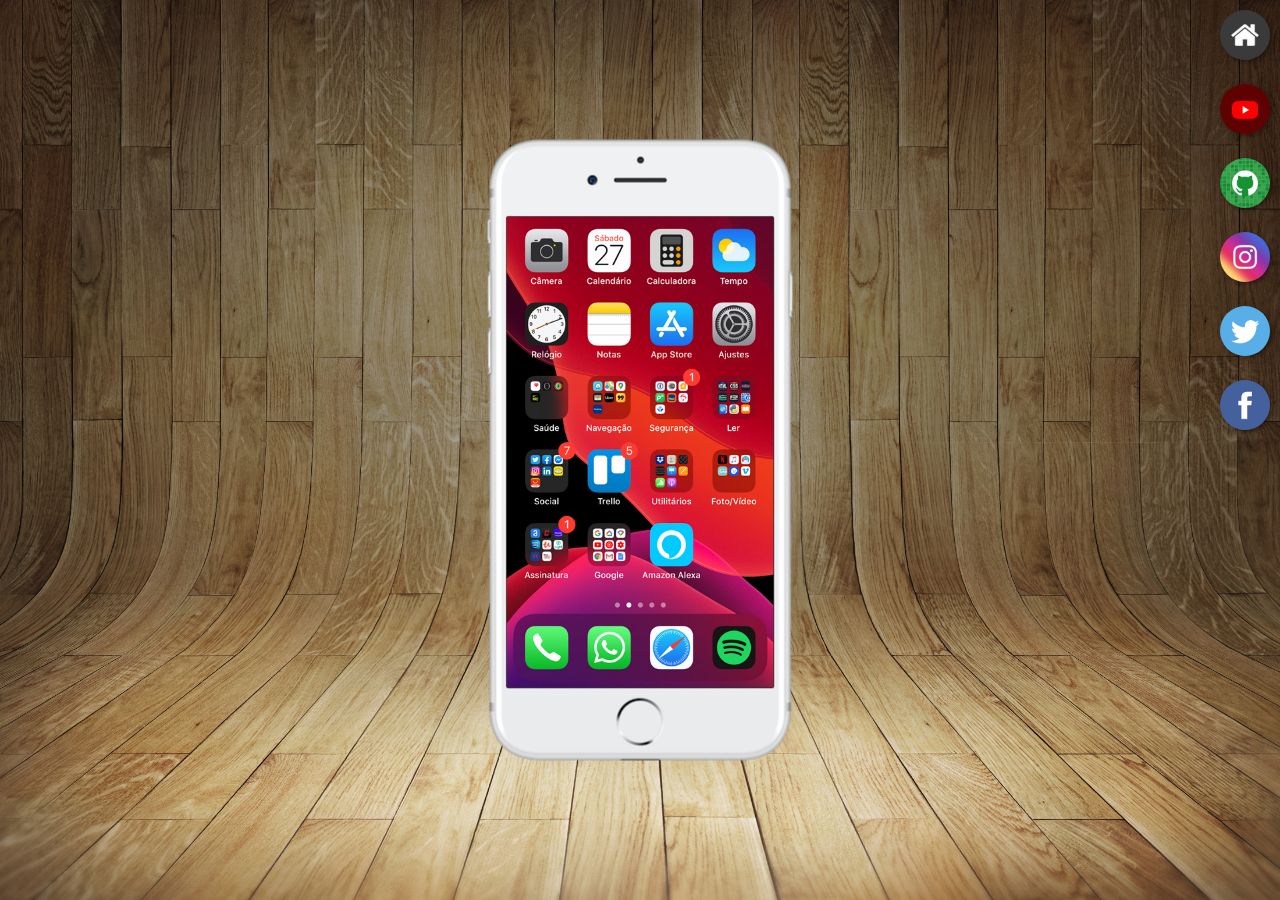
<file: index.html>
<!DOCTYPE html>
<html lang="pt-br">
<head>
    <meta charset="UTF-8">
    <meta http-equiv="X-UA-Compatible" content="IE=edge">
    <meta name="viewport" content="width=device-width, initial-scale=1.0">
    <link rel="shortcut icon" href="favicon.ico" type="image/x-icon">
    <link rel="stylesheet" href="estilos/style.css">
    <title>Projeto redes sociais</title>
</head>
<body>
    <main>
        <section id="telefone">
            <iframe src="home.html" frameborder="0" name="tela" id="tela">Seu navegador não é compatível com isso.</iframe>

        </section>
        <section id="redes-sociais">
            <a href="home.html" target="tela"><img src="imagens/logo-home.jpg" alt=""></a> <br>
            <a href="youtube.html" target="tela"><img src="imagens/logo-youtube.jpg" alt=""></a> <br>
            <a href="github.html" target="tela"><img src="imagens/logo-github.jpg" alt=""></a> <br>
            <a href="instagram.html" target="tela"><img src="imagens/logo-instagram.jpg" alt=""></a> <br>
            <a href="Twitter.html" target="tela"><img src="imagens/logo-twitter.jpg" alt=""></a> <br>
            <a href="facebook.html" target="tela"><img src="imagens/logo-facebook.jpg" alt=""></a>

        </section>
    </main>
</body>
</html>
</file>
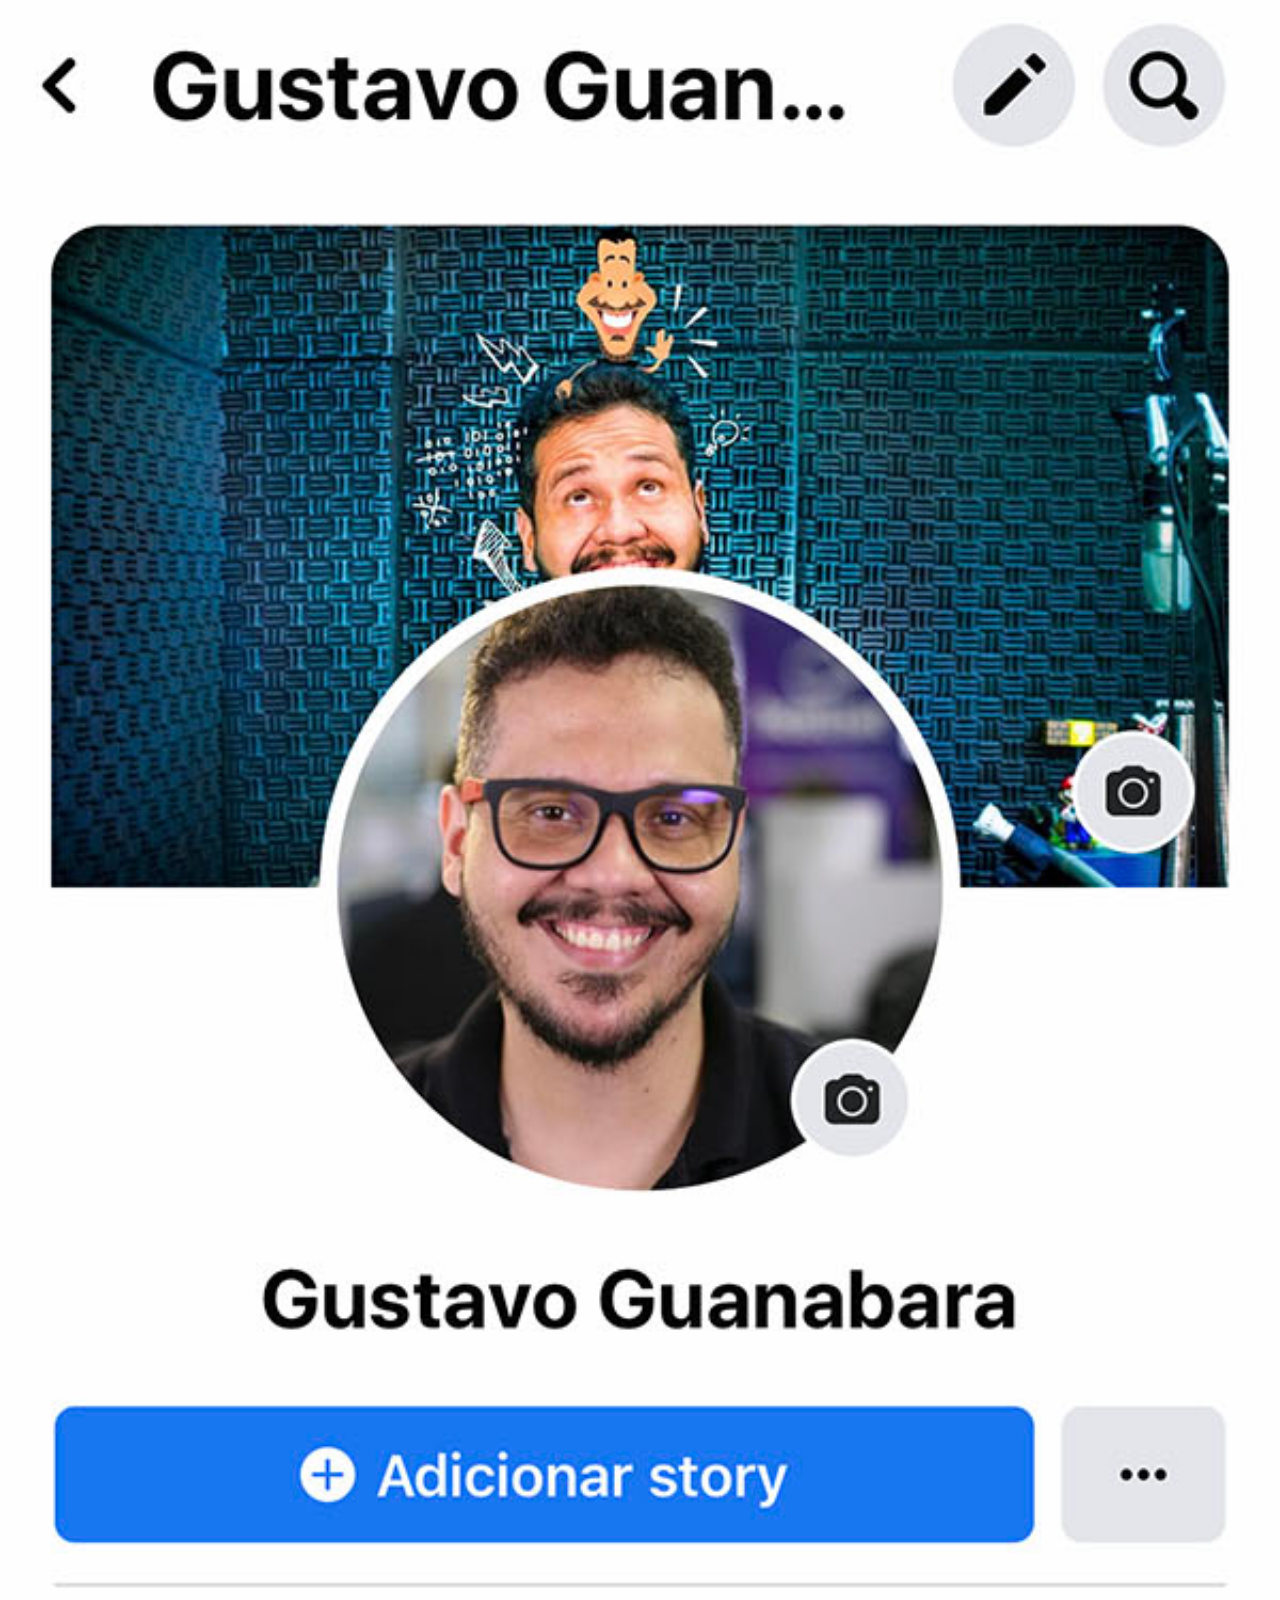
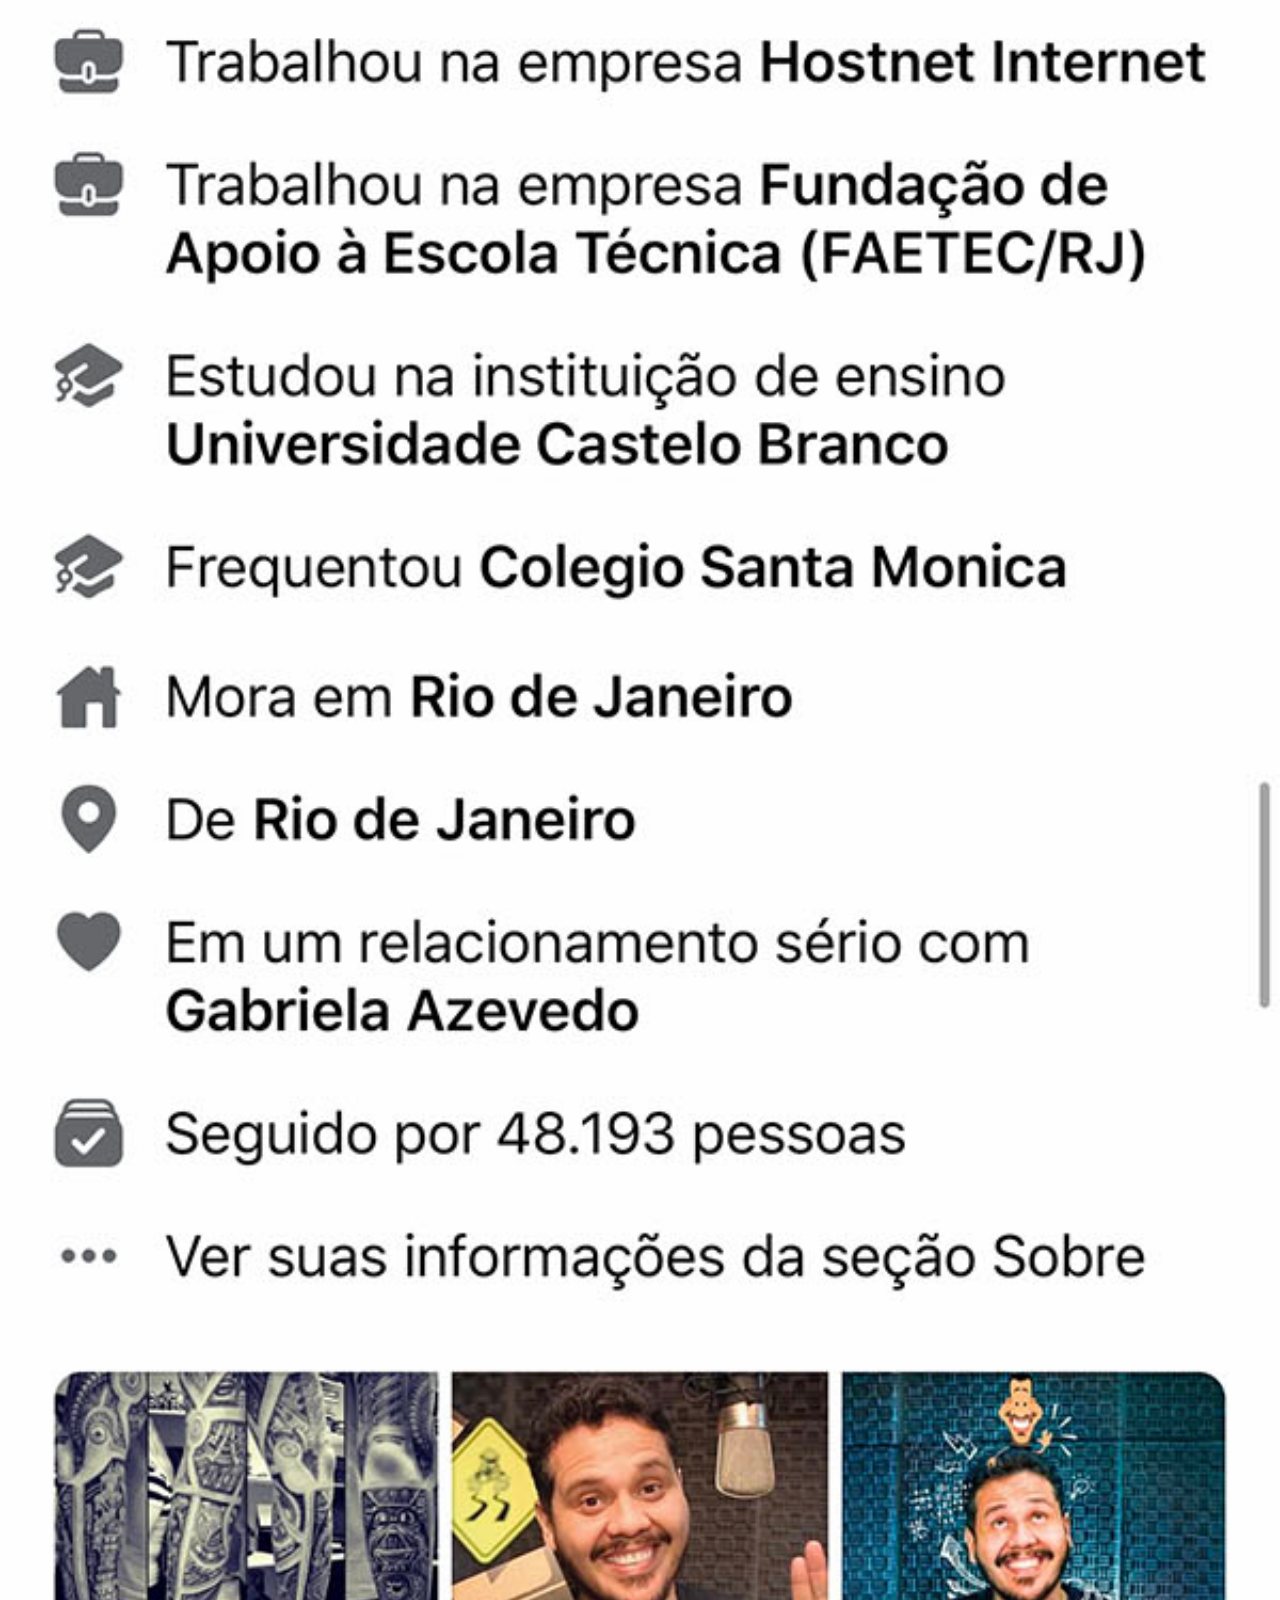
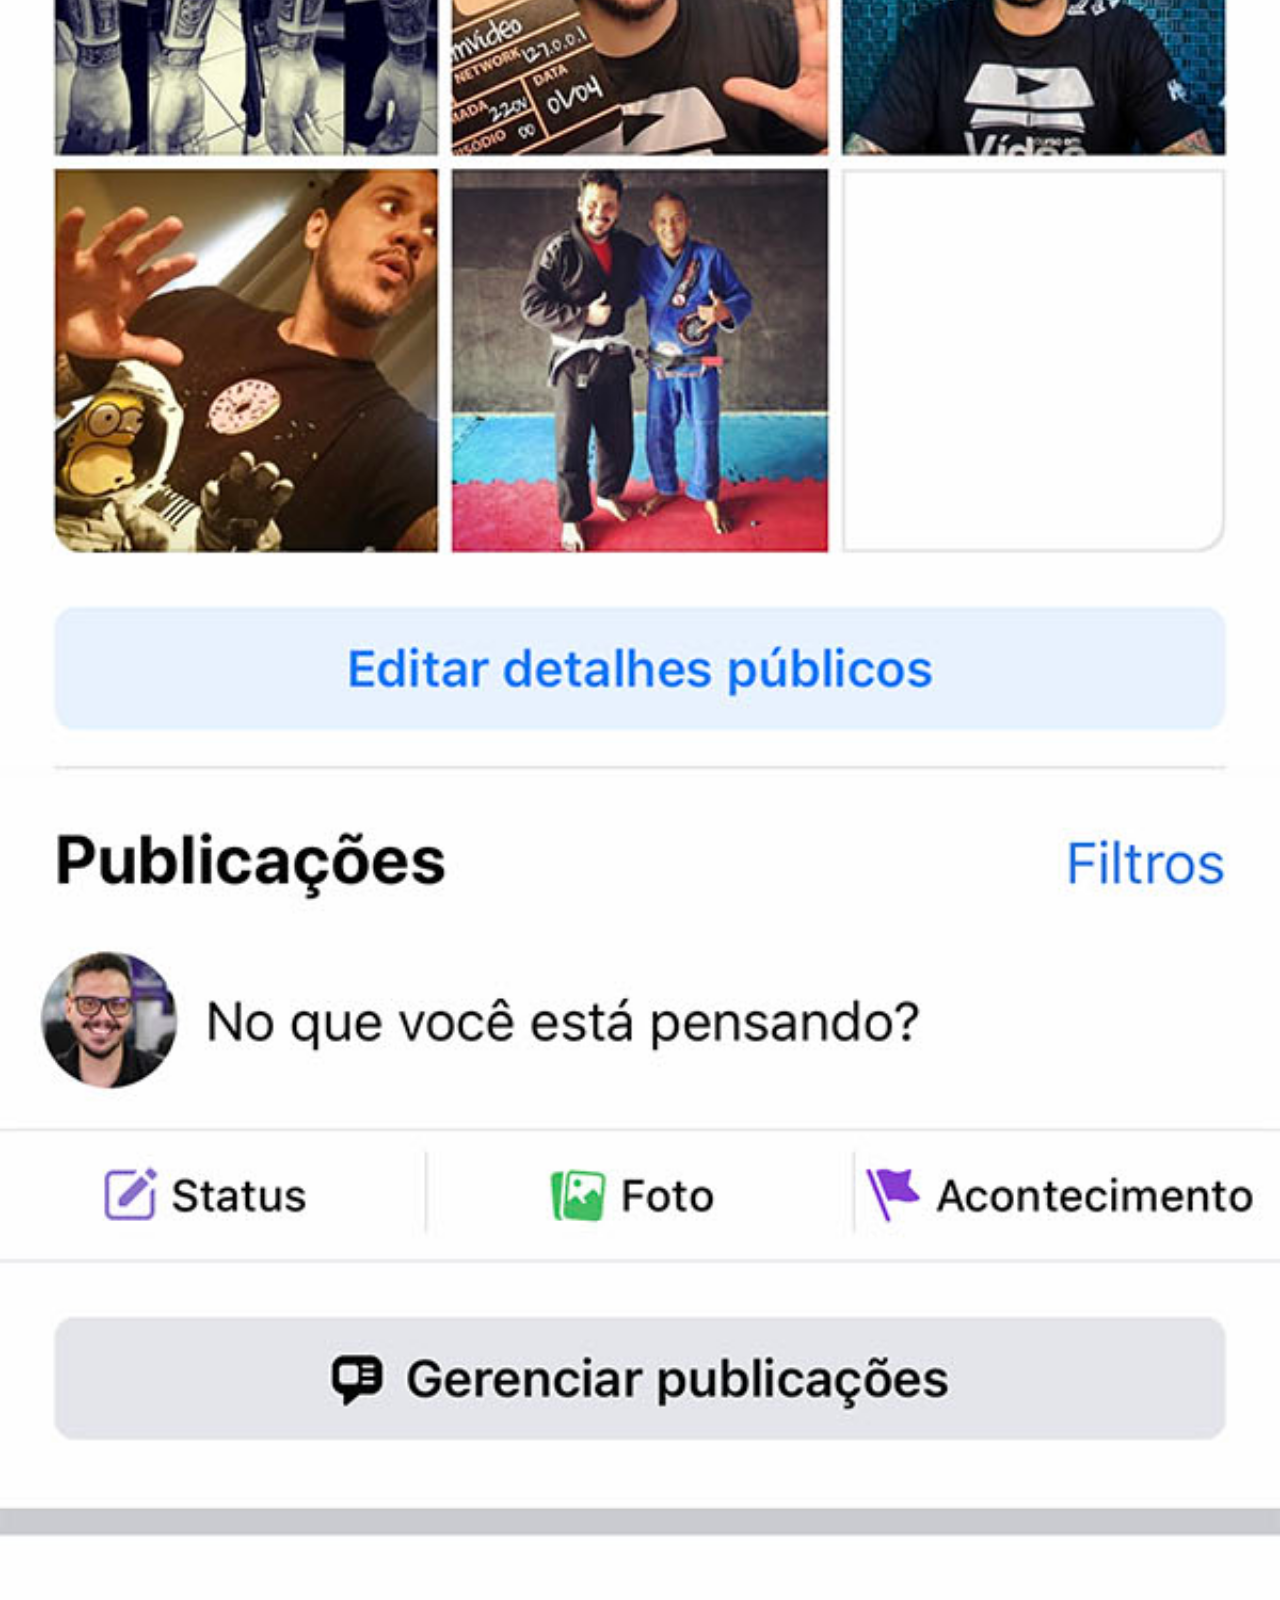
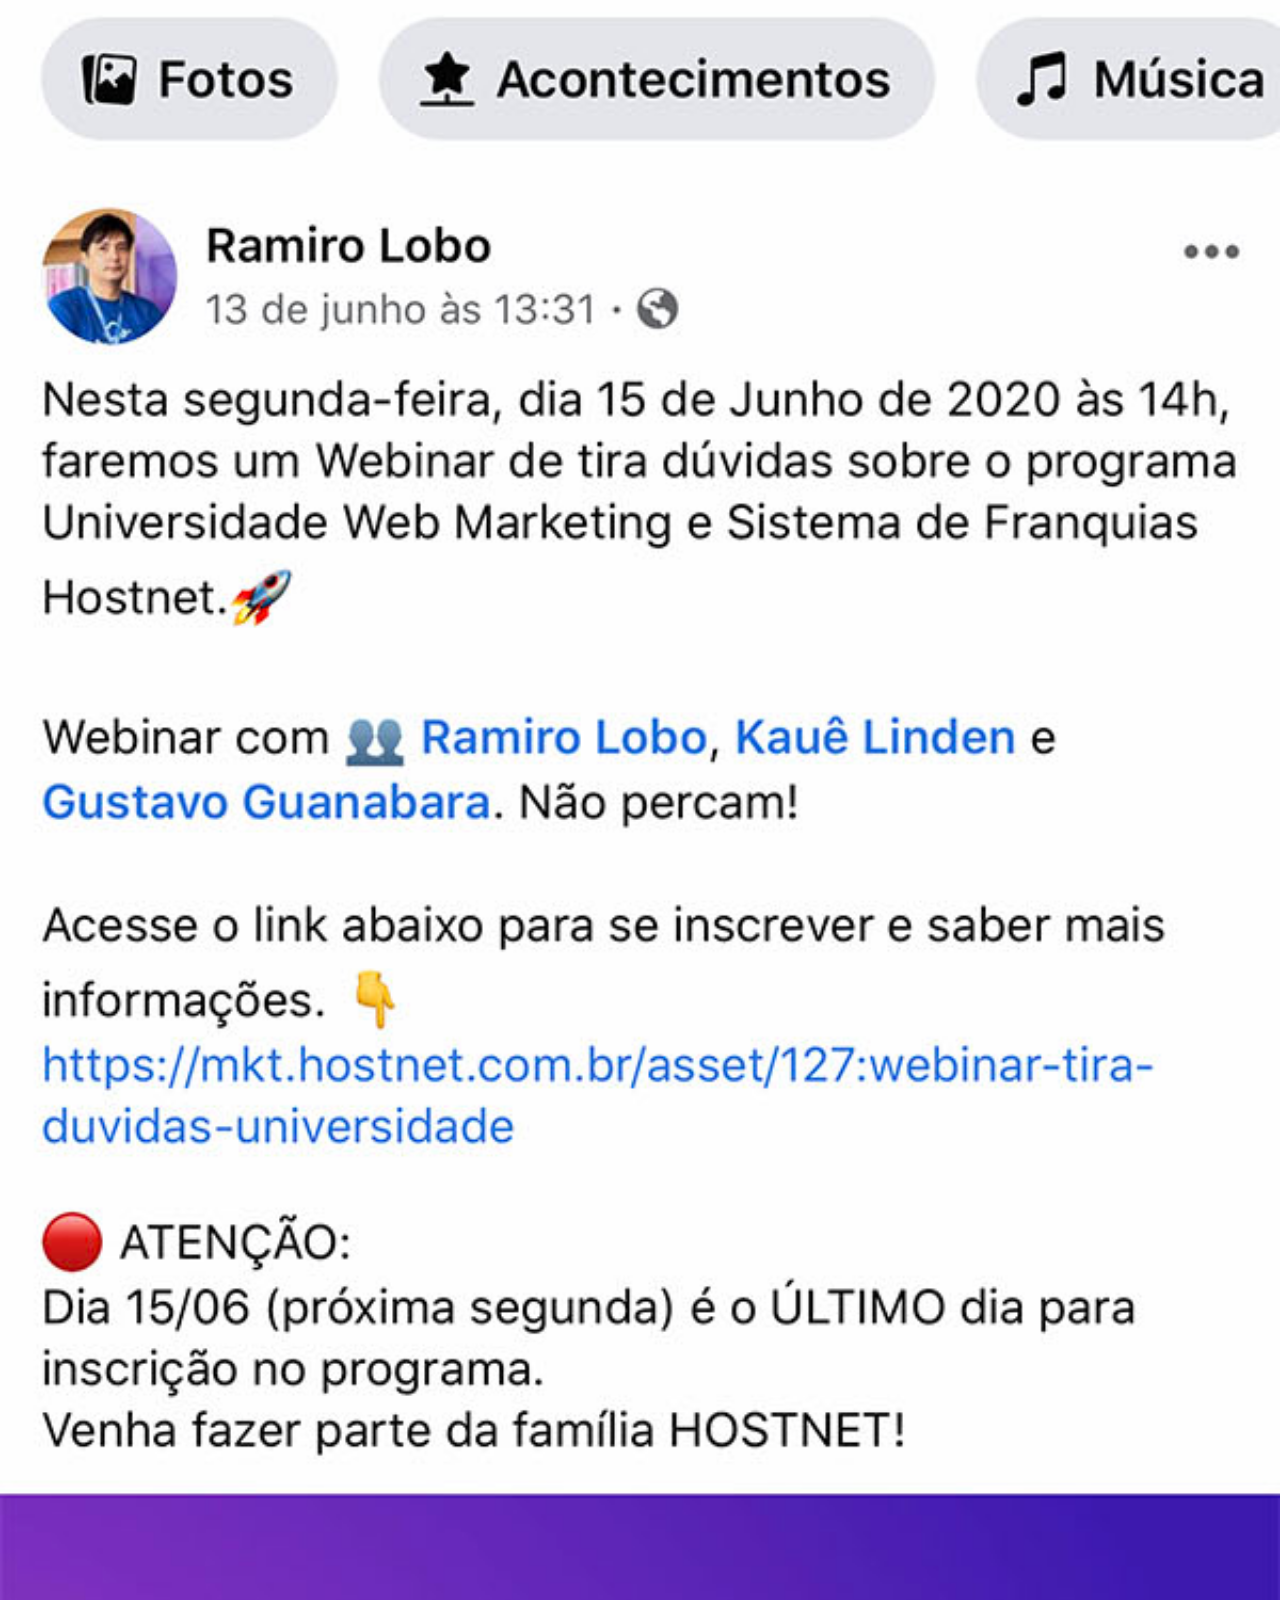
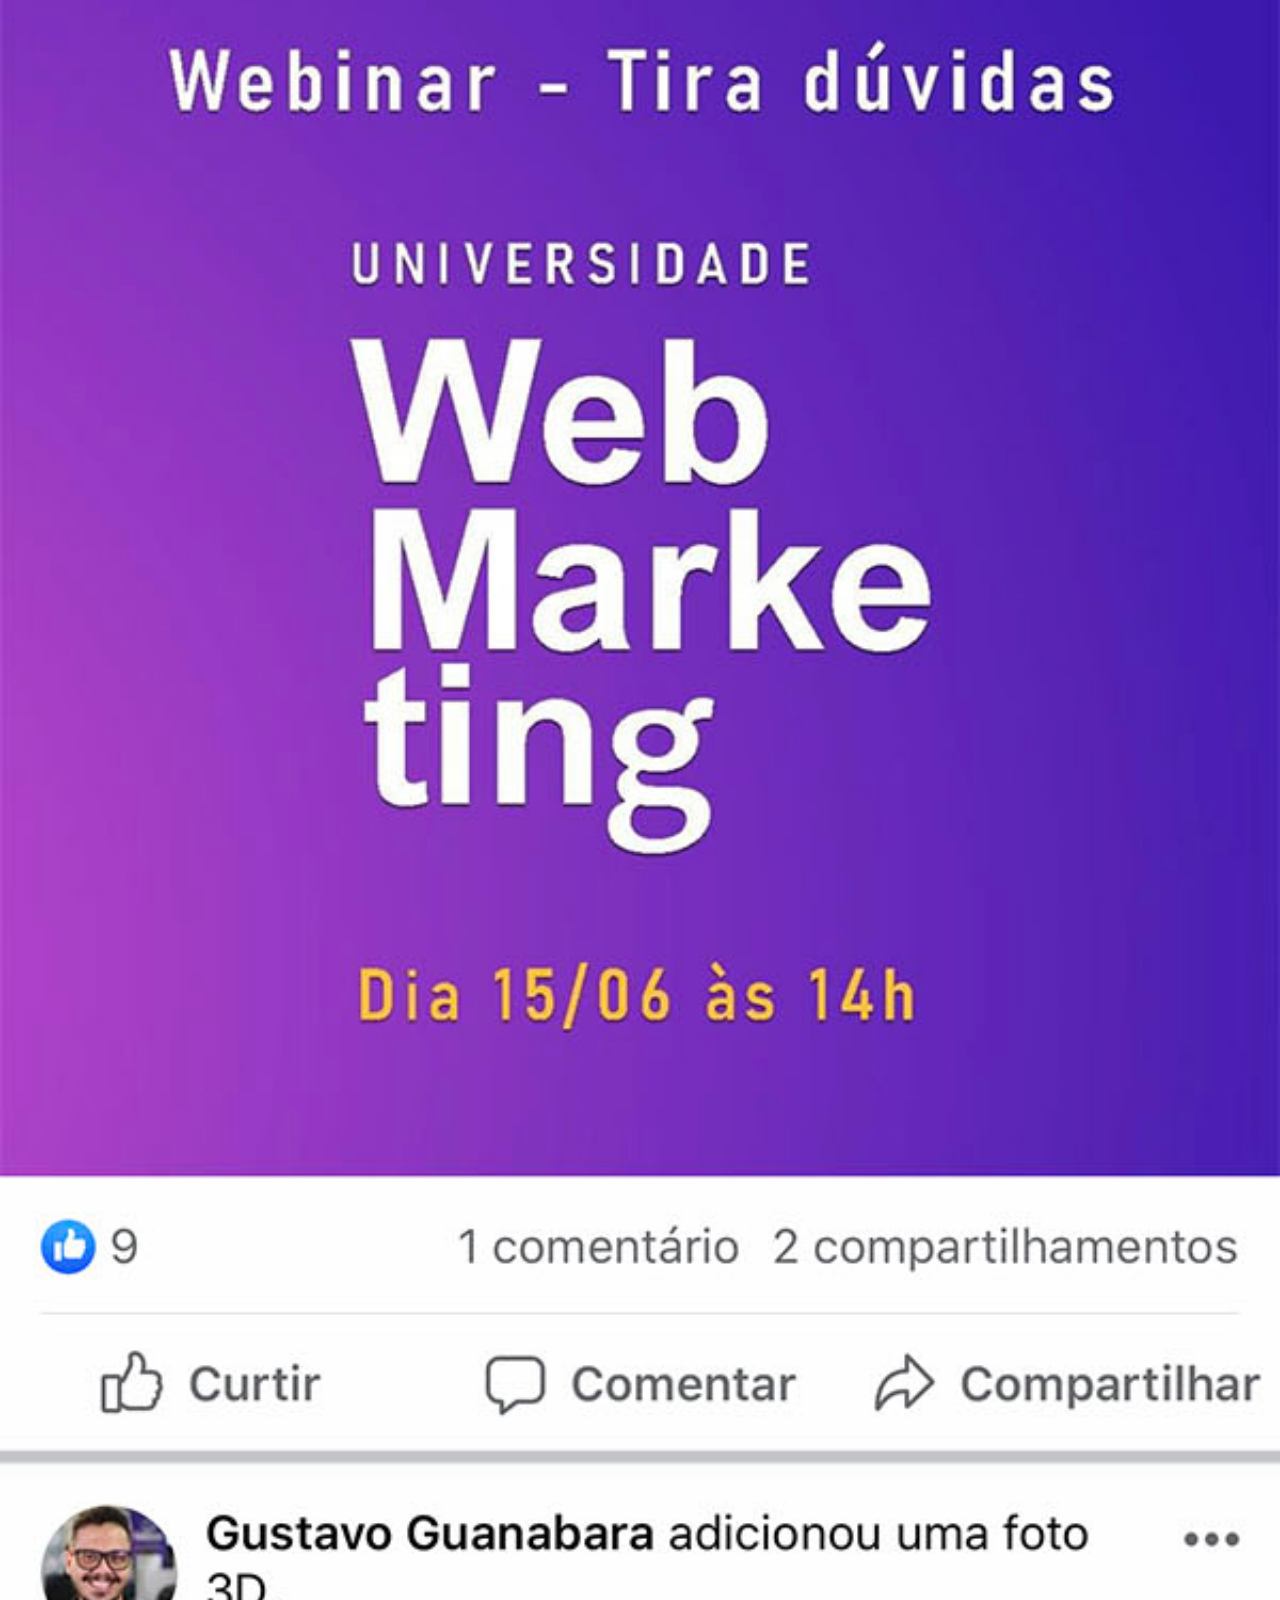
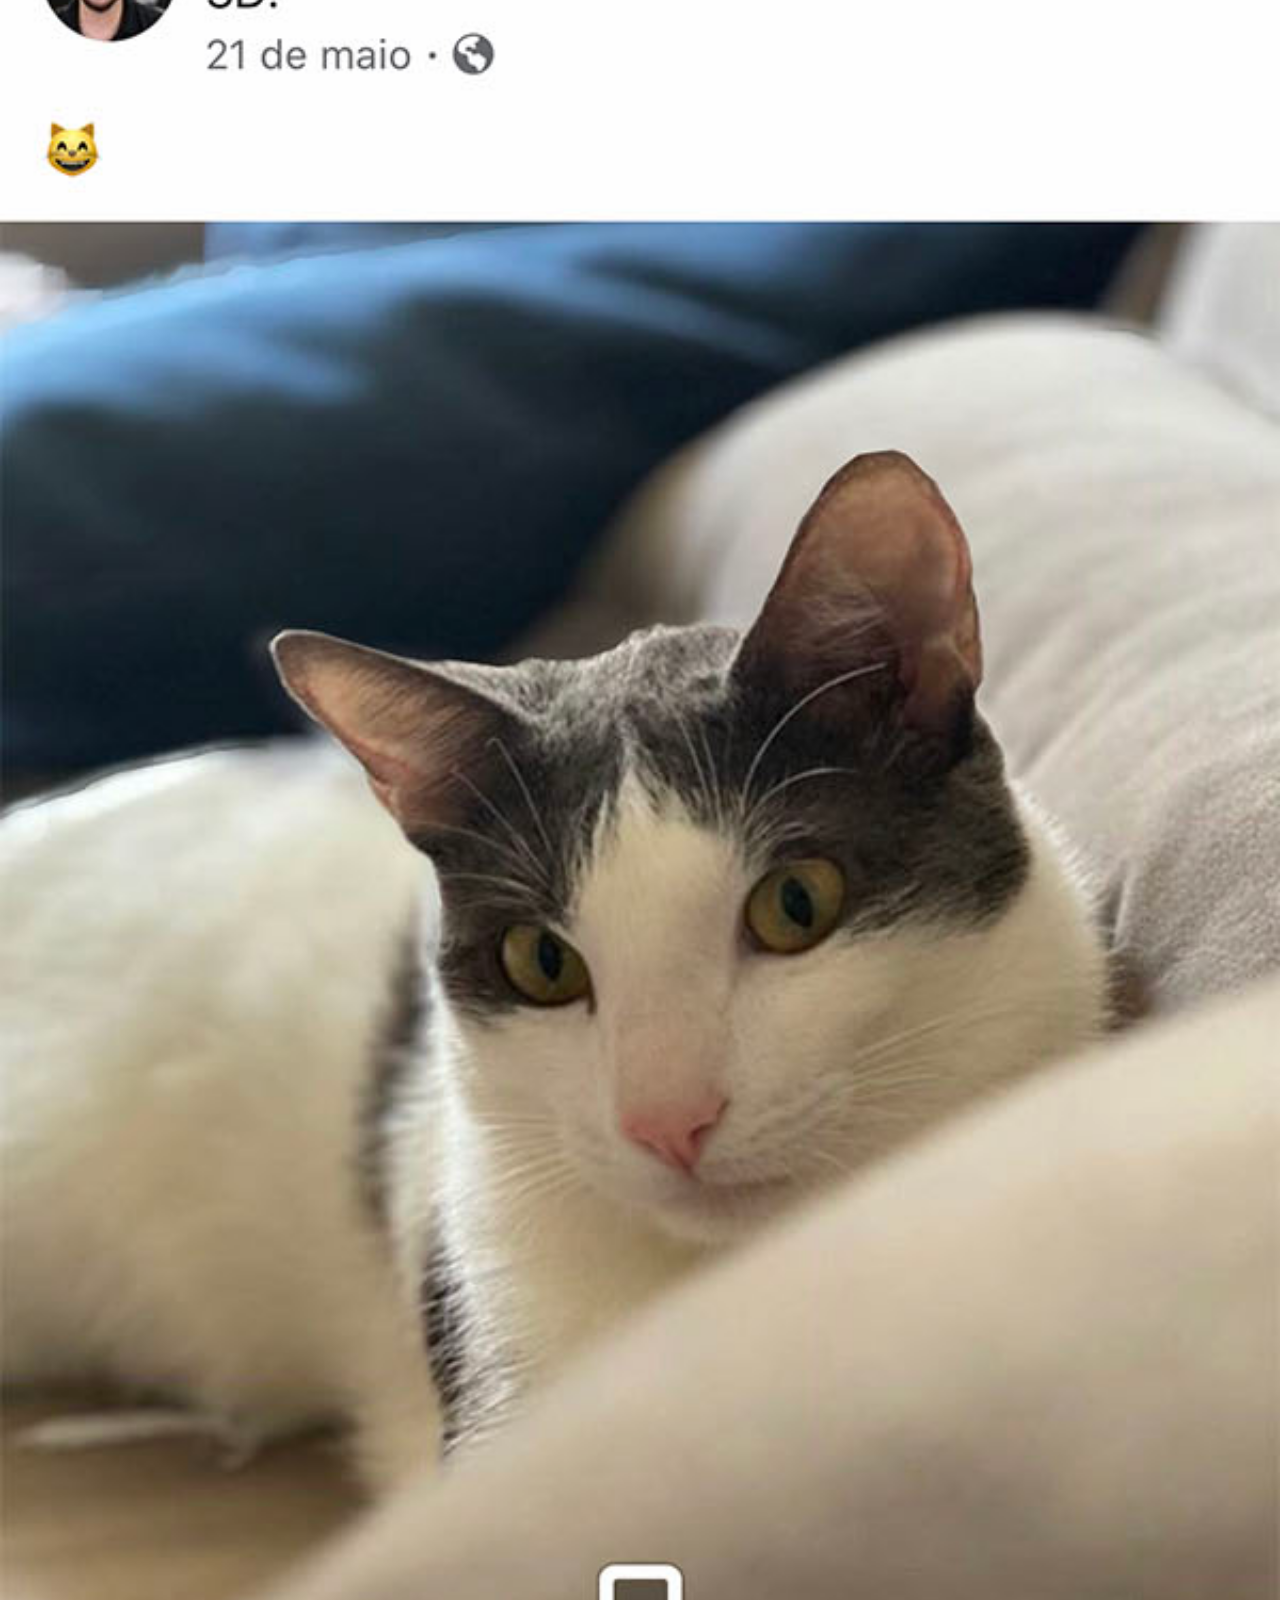
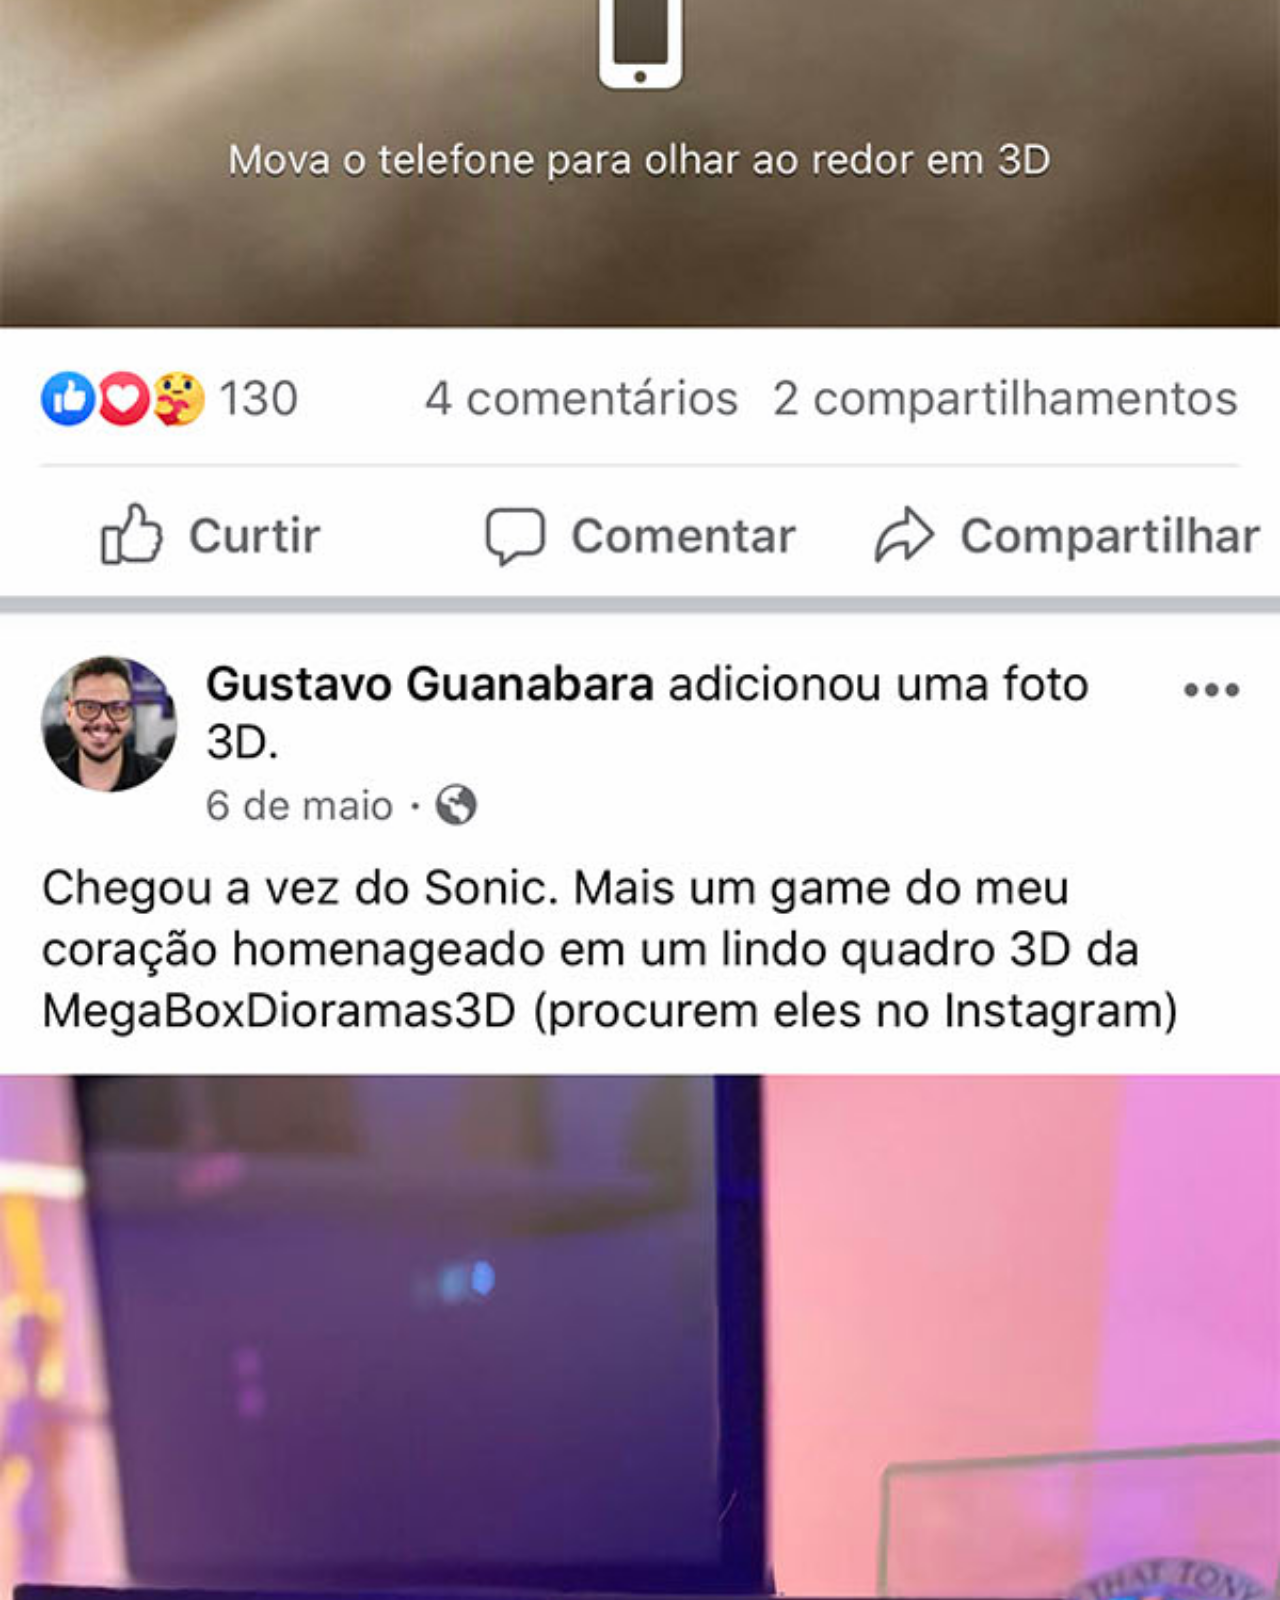
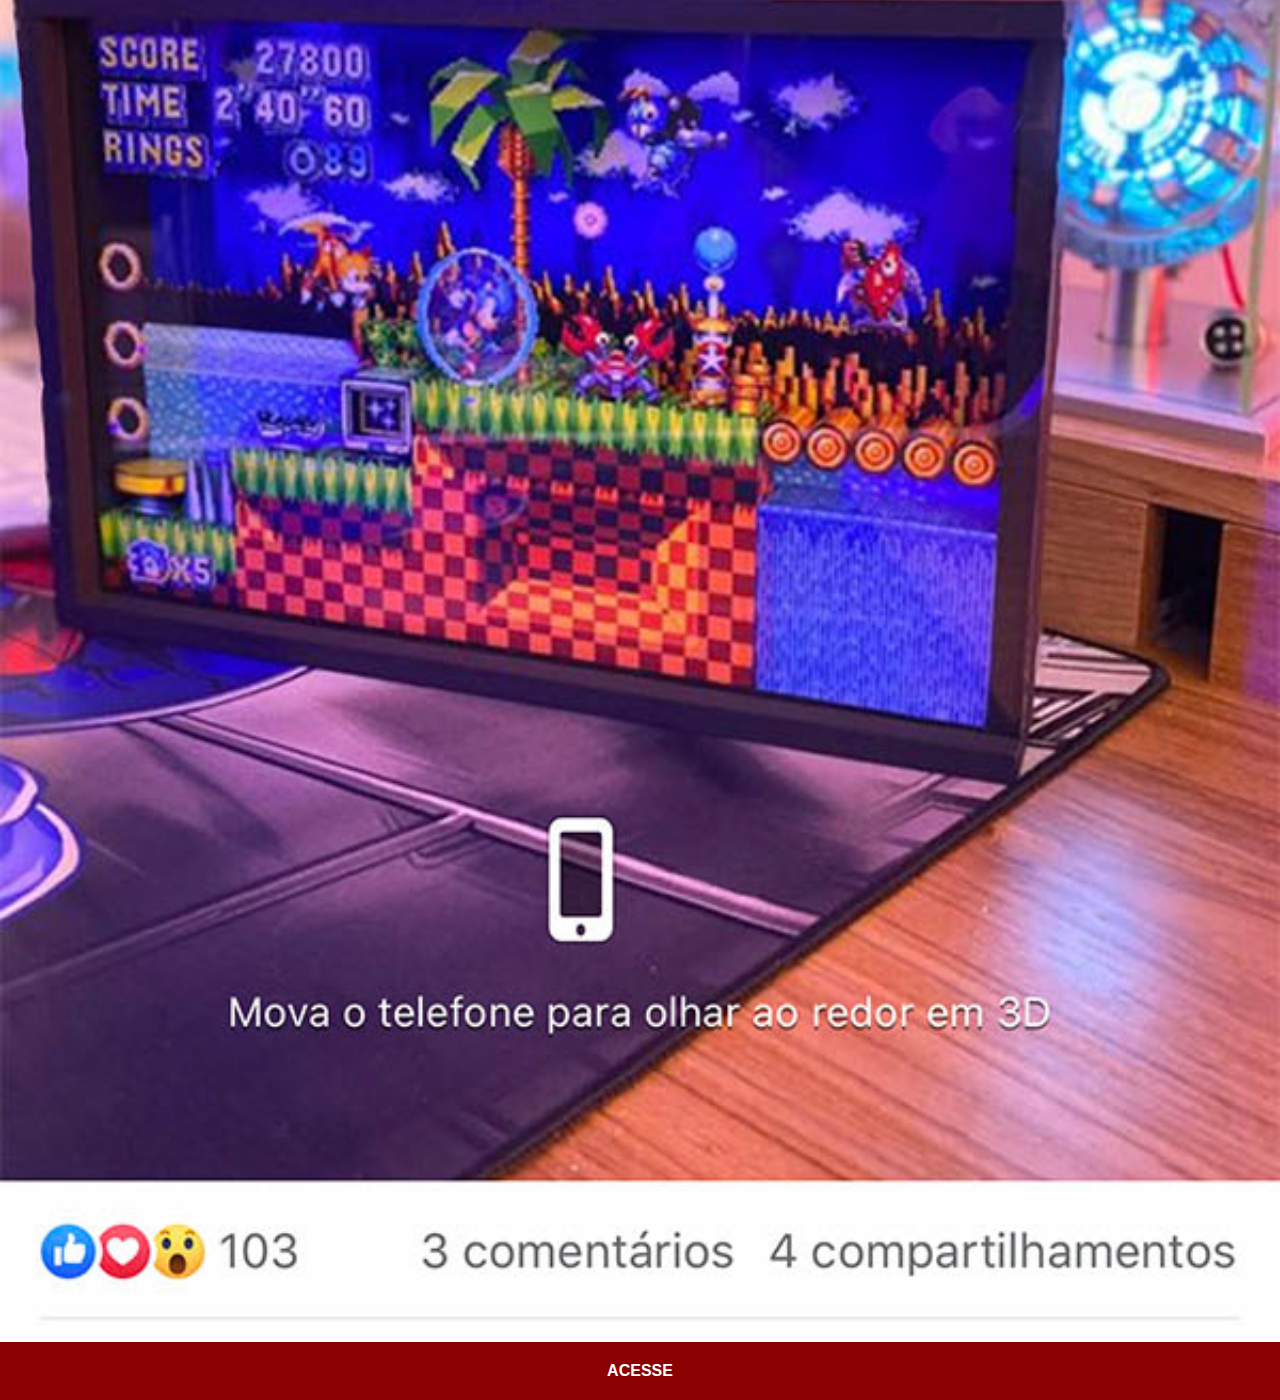
<file: facebook.html>
<!DOCTYPE html>
<html lang="pt-br">
<head>
    <meta charset="UTF-8">
    <meta http-equiv="X-UA-Compatible" content="IE=edge">
    <meta name="viewport" content="width=device-width, initial-scale=1.0">
    <link rel="stylesheet" href="estilos/social.css">
    <title>Facebook</title>
</head>

<body>
    <img src="imagens/tela-facebook.jpg" alt="Facebook">
    <a href="https://www.facebook.com/gustavoguanabara" target="_blank">ACESSE</a>
</body>
</html>
</file>
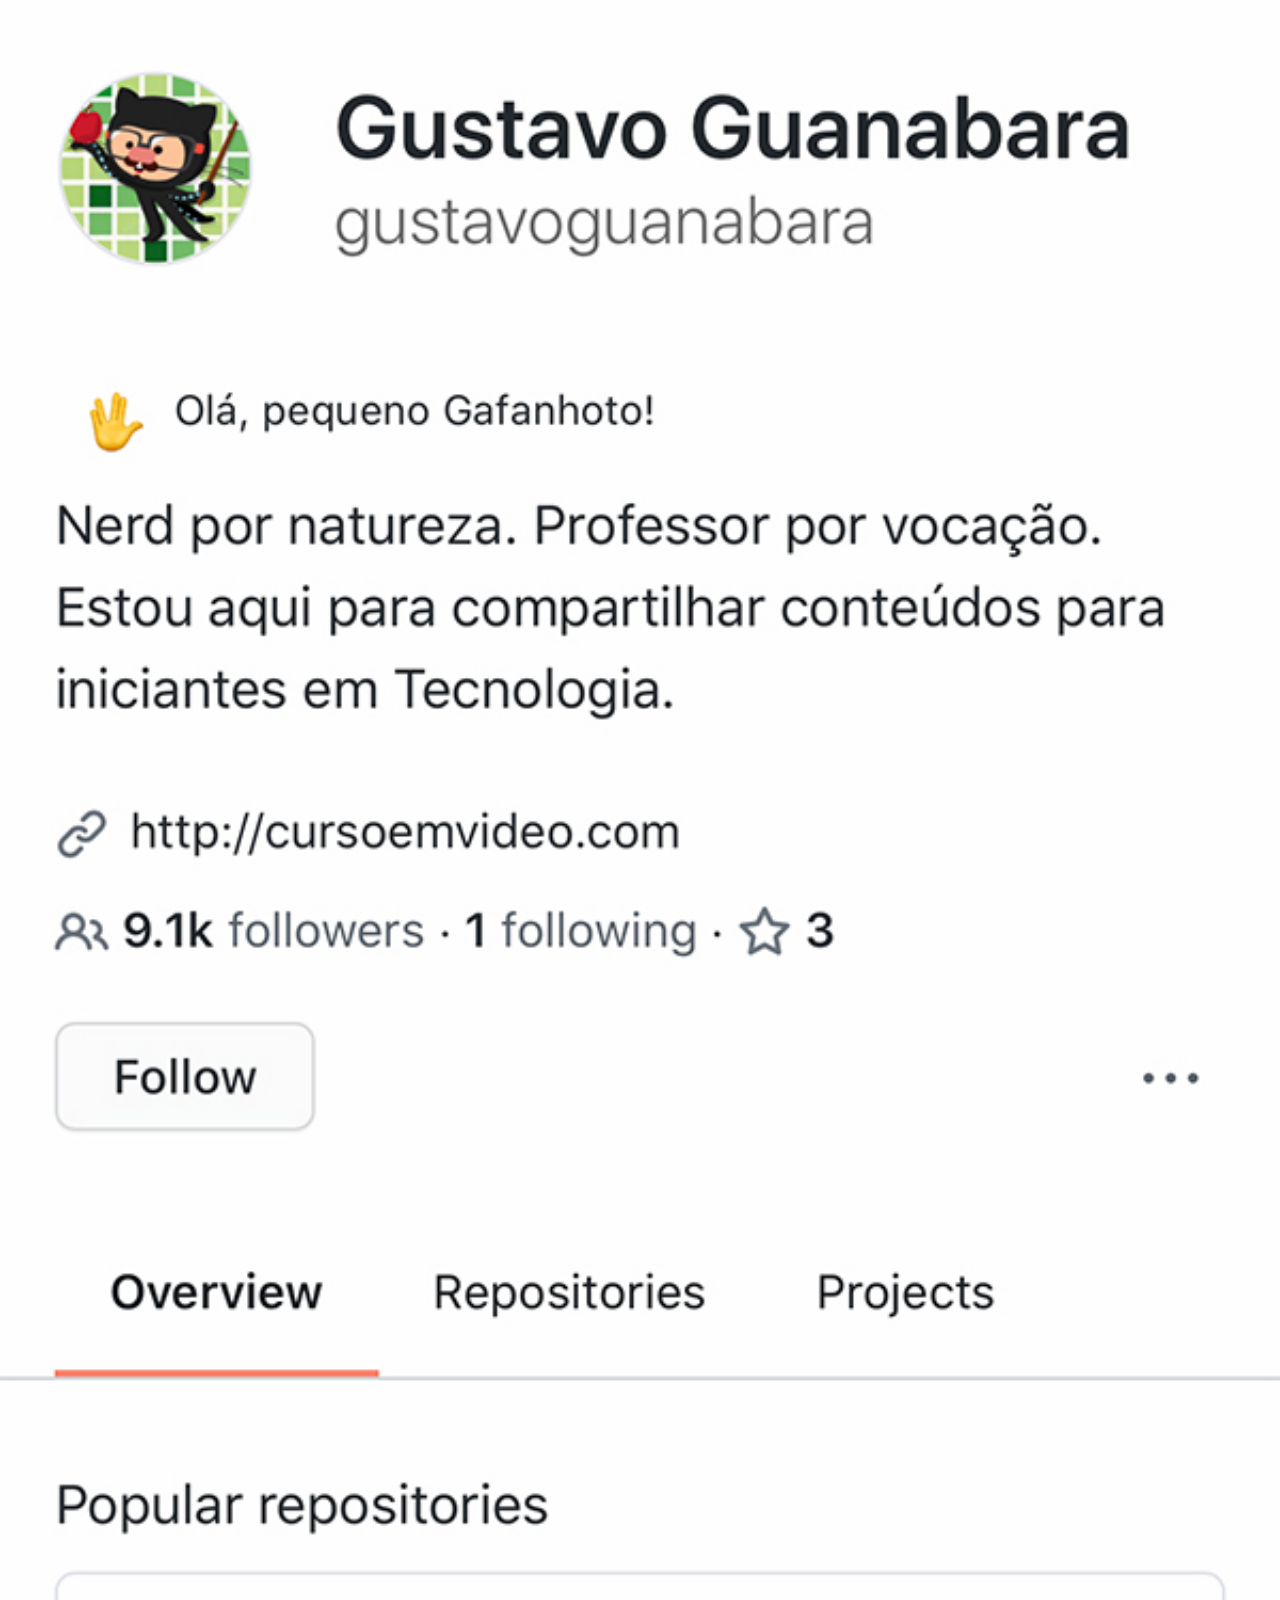
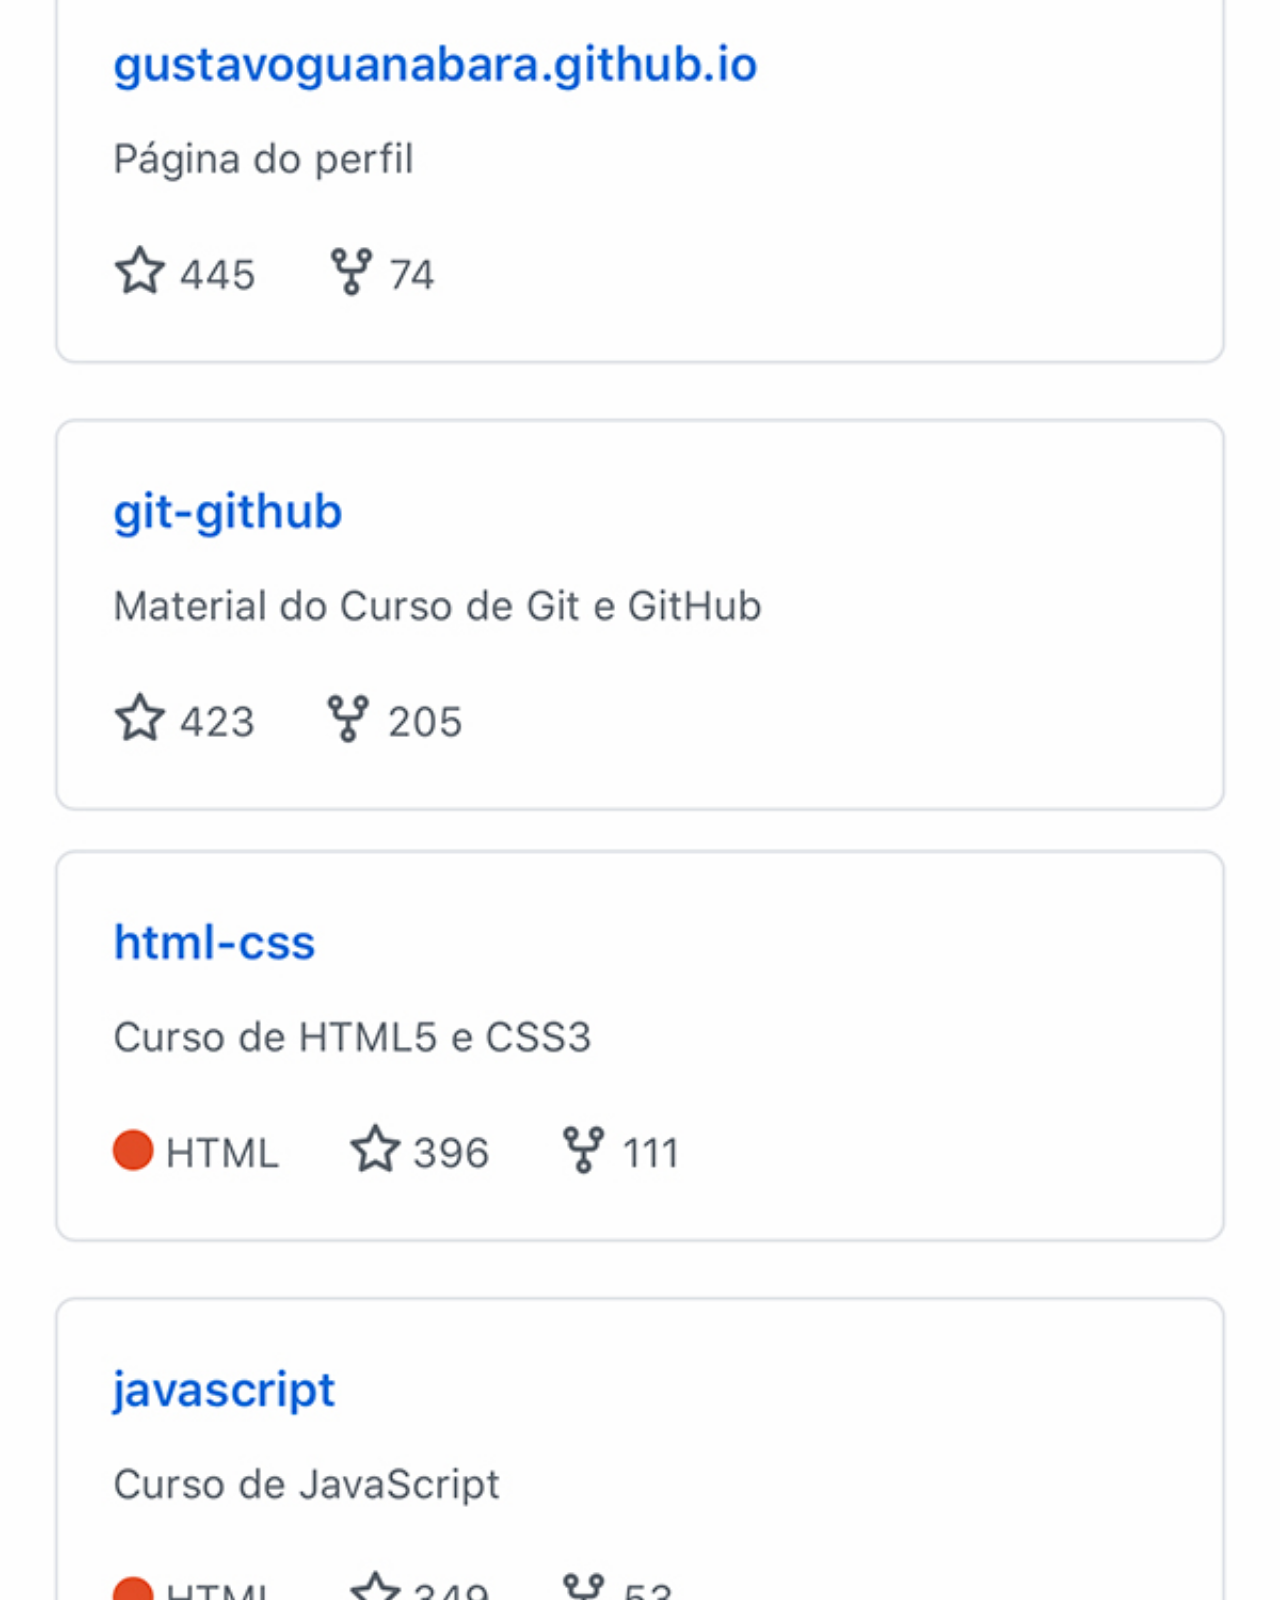
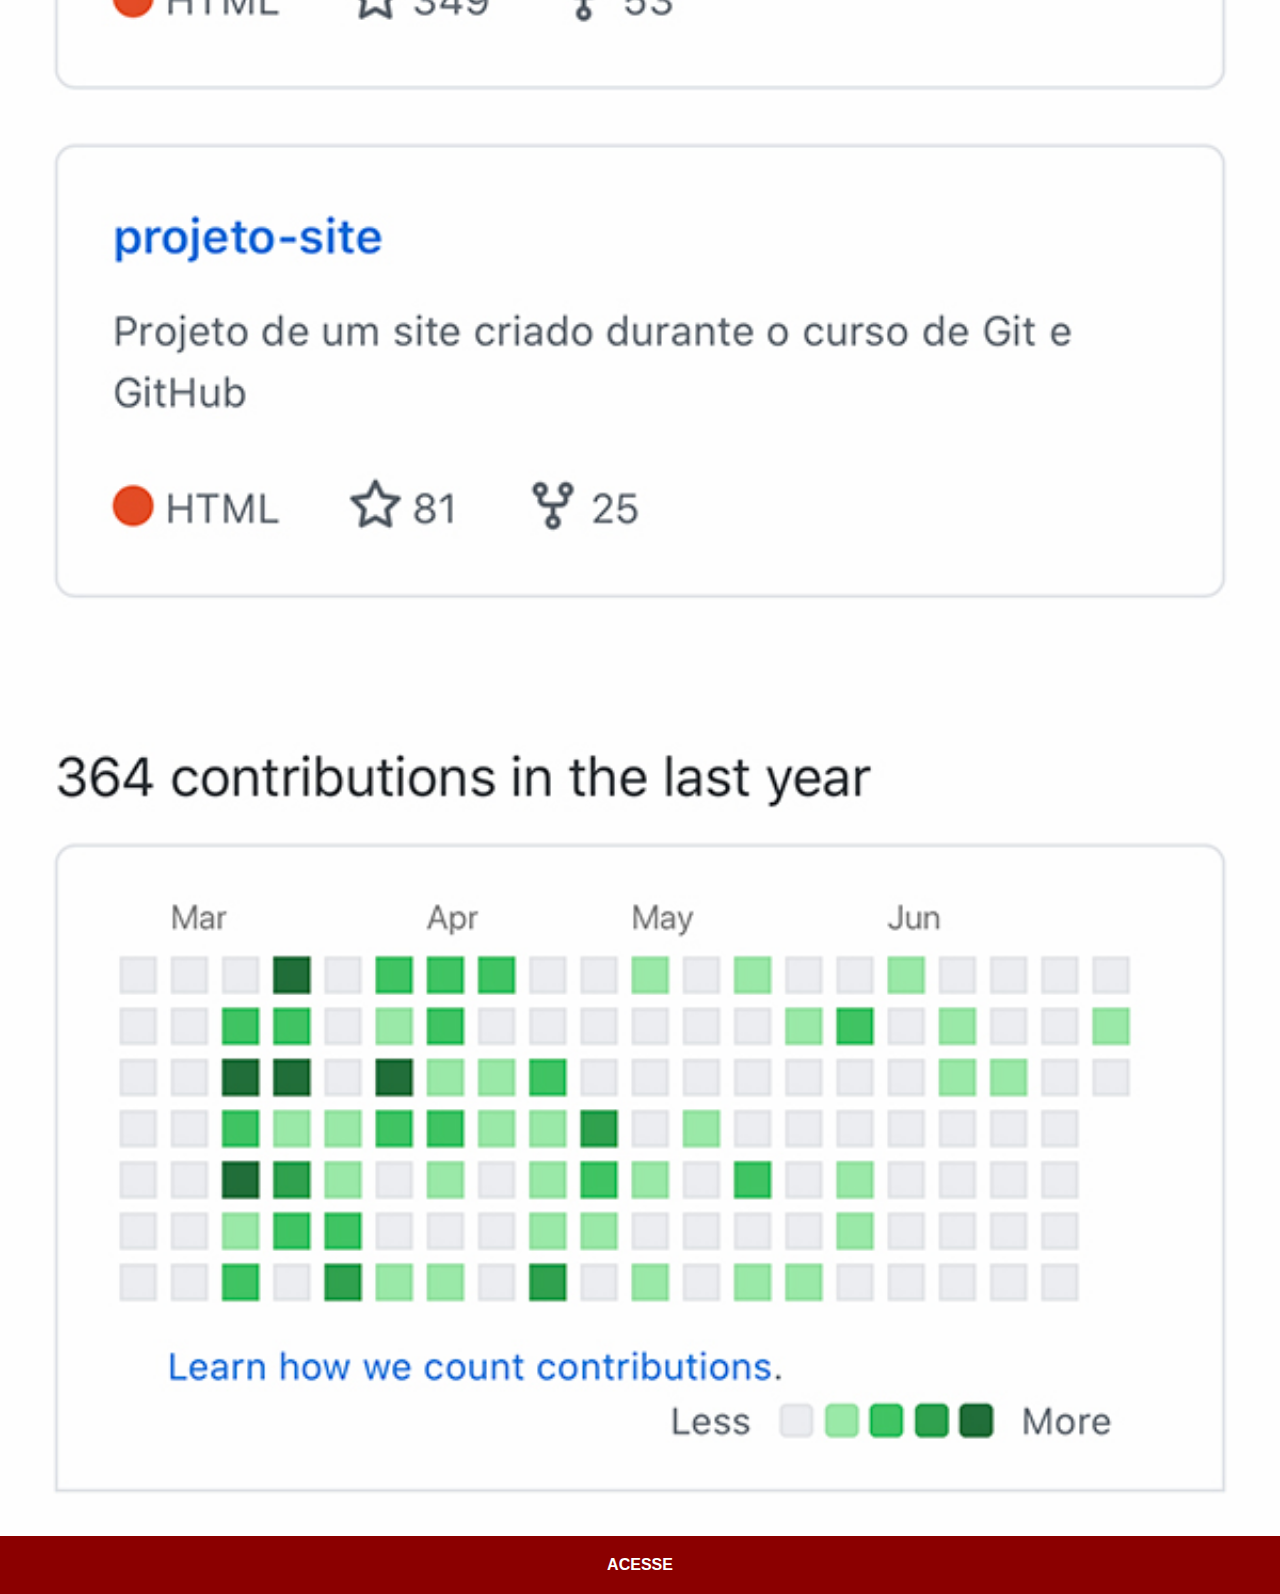
<file: github.html>
<!DOCTYPE html>
<html lang="pt-br">
<head>
    <meta charset="UTF-8">
    <meta http-equiv="X-UA-Compatible" content="IE=edge">
    <meta name="viewport" content="width=device-width, initial-scale=1.0">
    <link rel="stylesheet" href="estilos/social.css">
    <title>Github</title>
</head>

<body>
    <img src="imagens/tela-github.jpg" alt="Github">
    <a href="https://gustavoguanabara.github.io/" target="_blank">ACESSE</a>
</body>
</html>
</file>
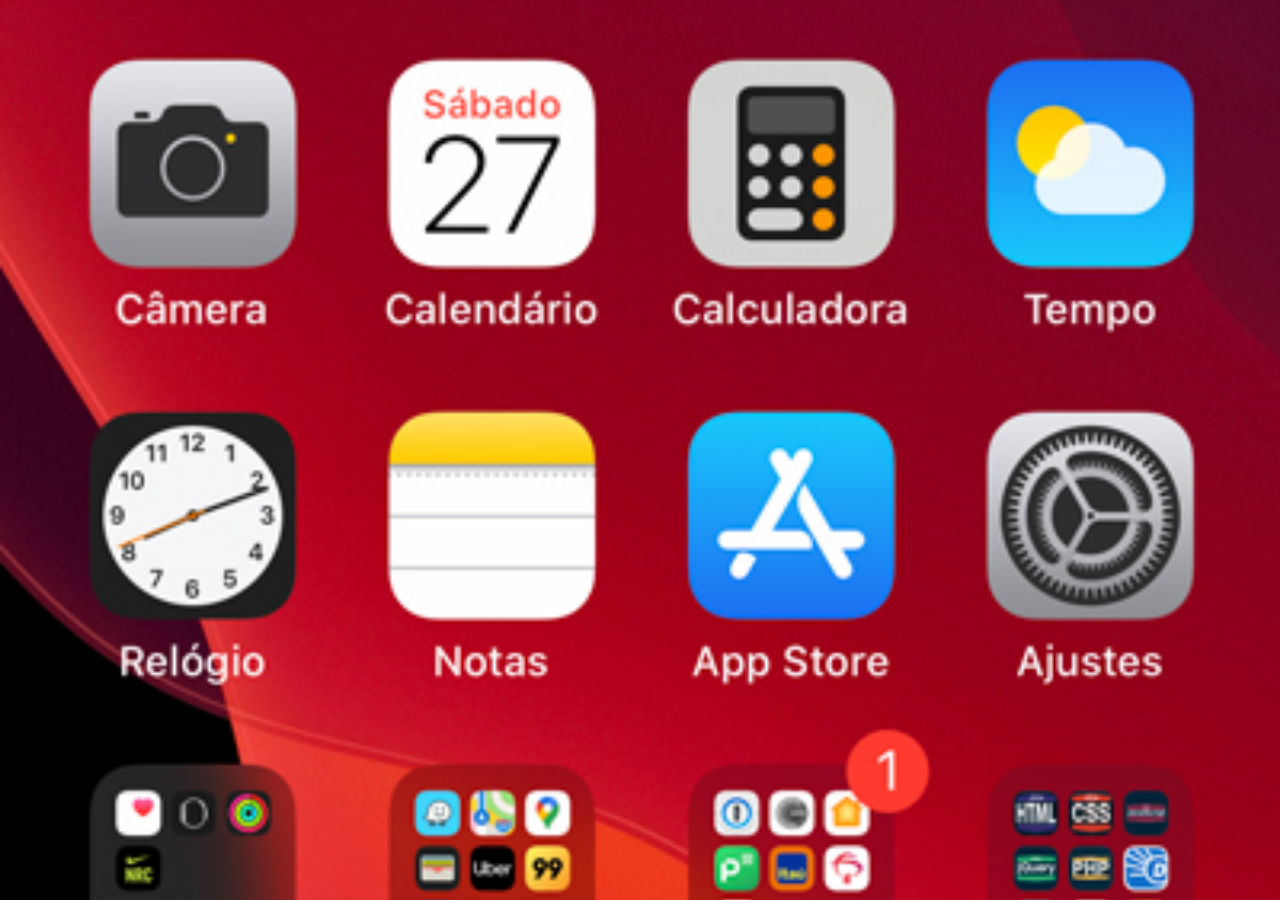
<file: home.html>
<!DOCTYPE html>
<html lang="pt-br">
<head>
    <meta charset="UTF-8">
    <meta http-equiv="X-UA-Compatible" content="IE=edge">
    <meta name="viewport" content="width=device-width, initial-scale=1.0">
    <title>Home</title>
</head>
<style>
    * {
        margin: 0px;
        padding: 0px;
    }
    body{
        height: 100vh;
        width: 100vw;
        background: black url('imagens/tela-home.jpg') no-repeat top center;
        background-size: cover;

    }
</style>
<body>
    
</body>
</html>
</file>
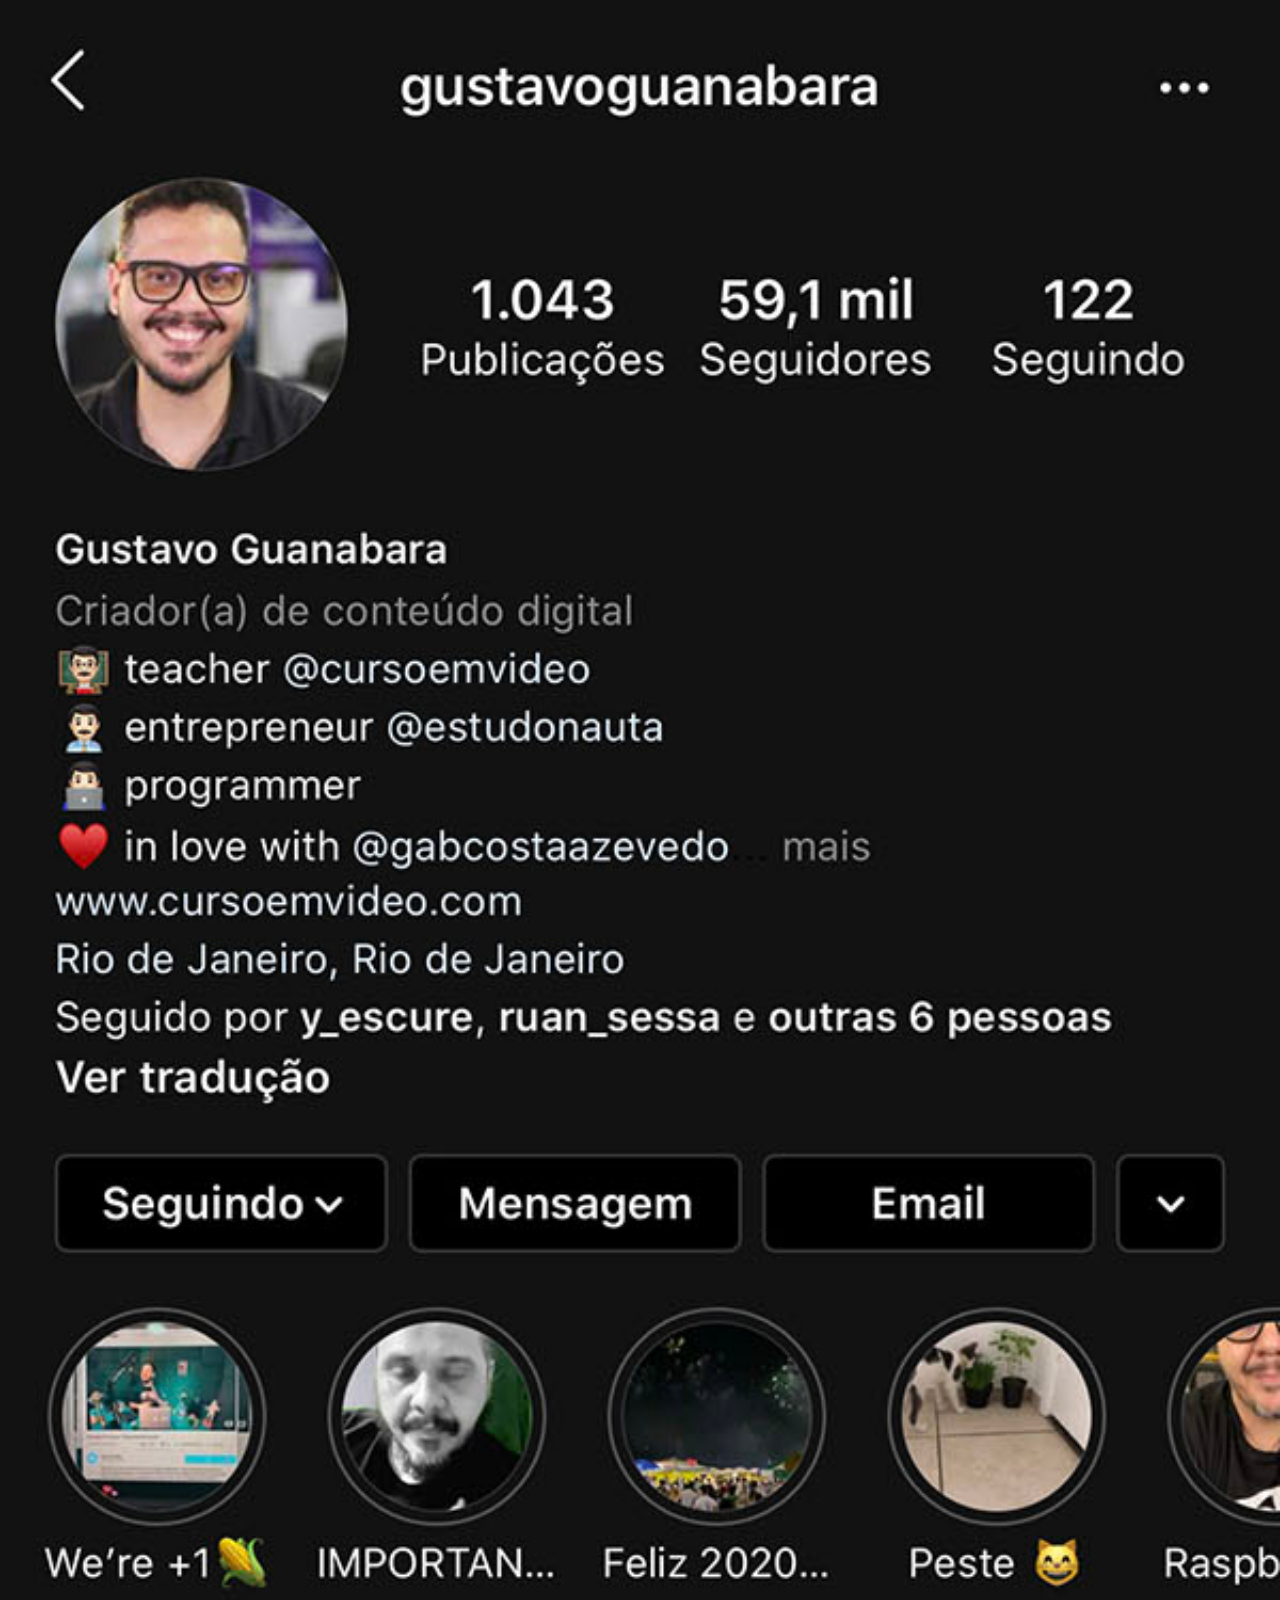
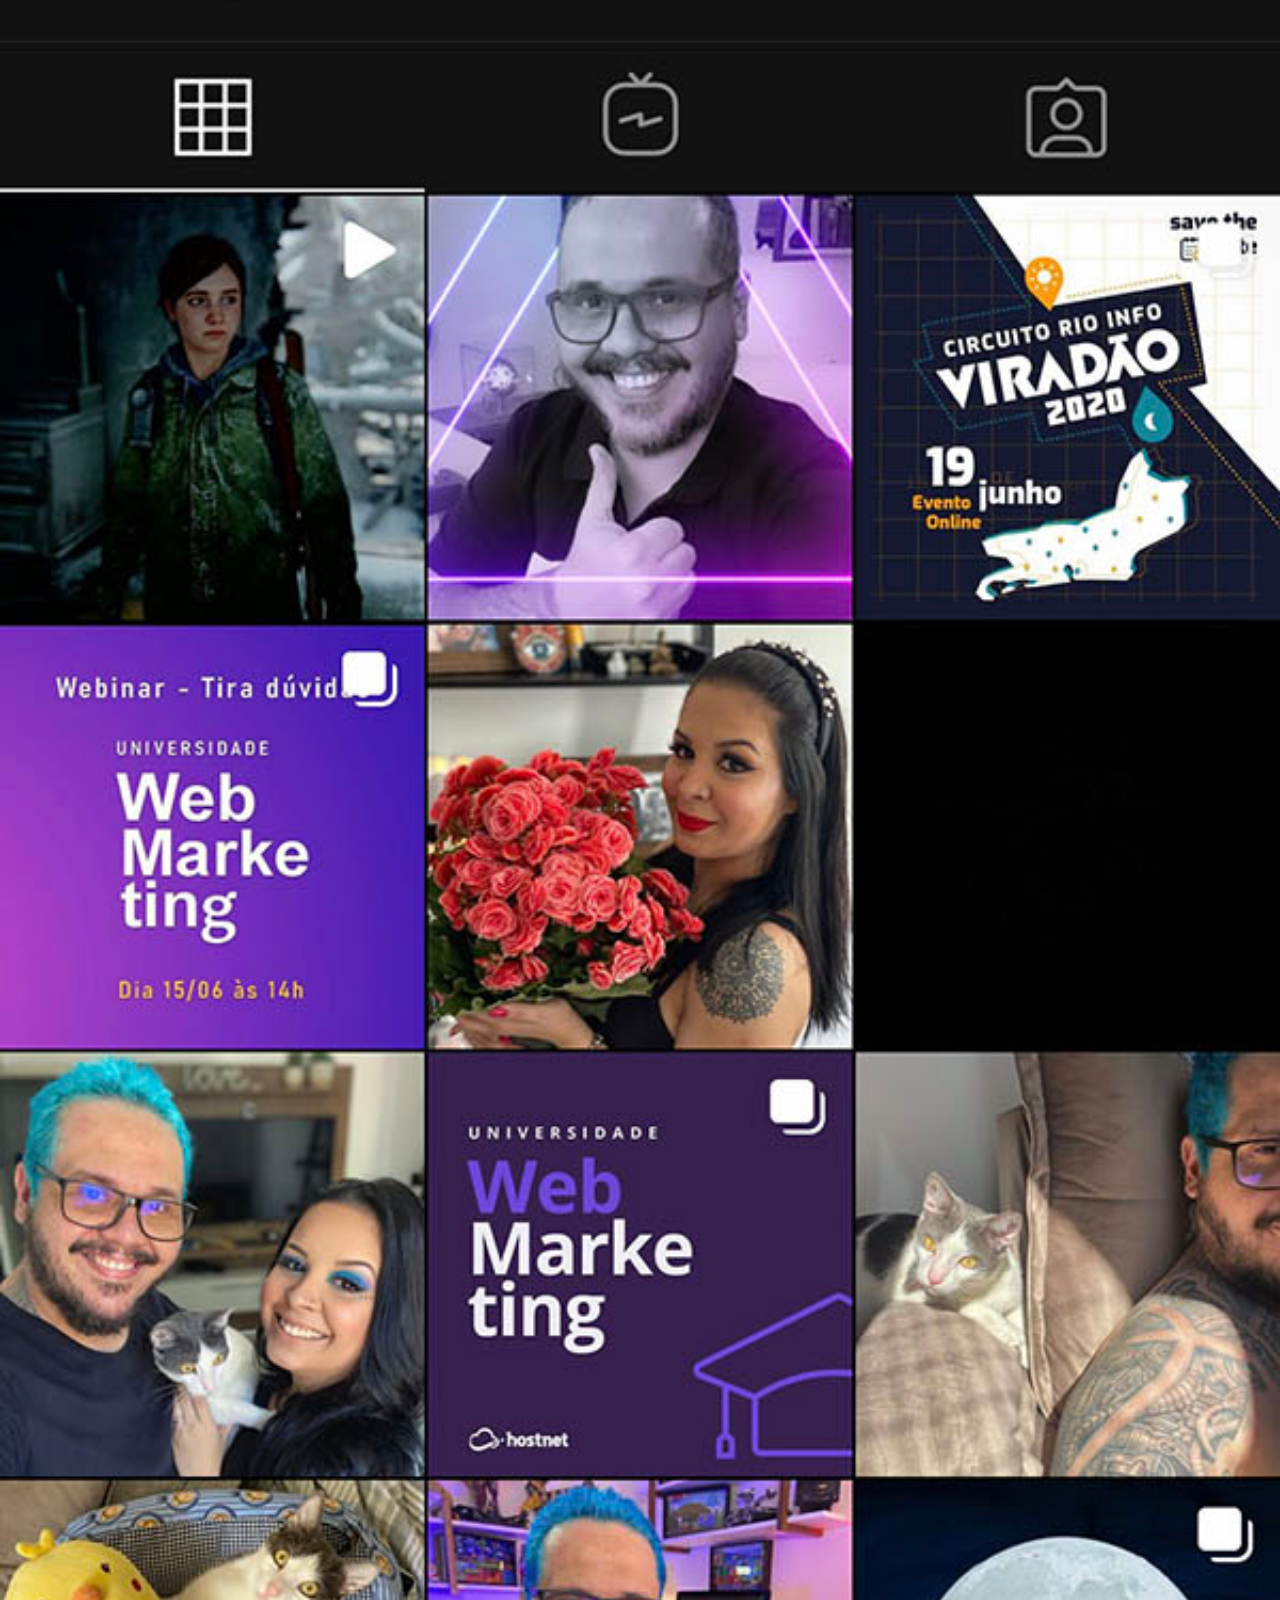
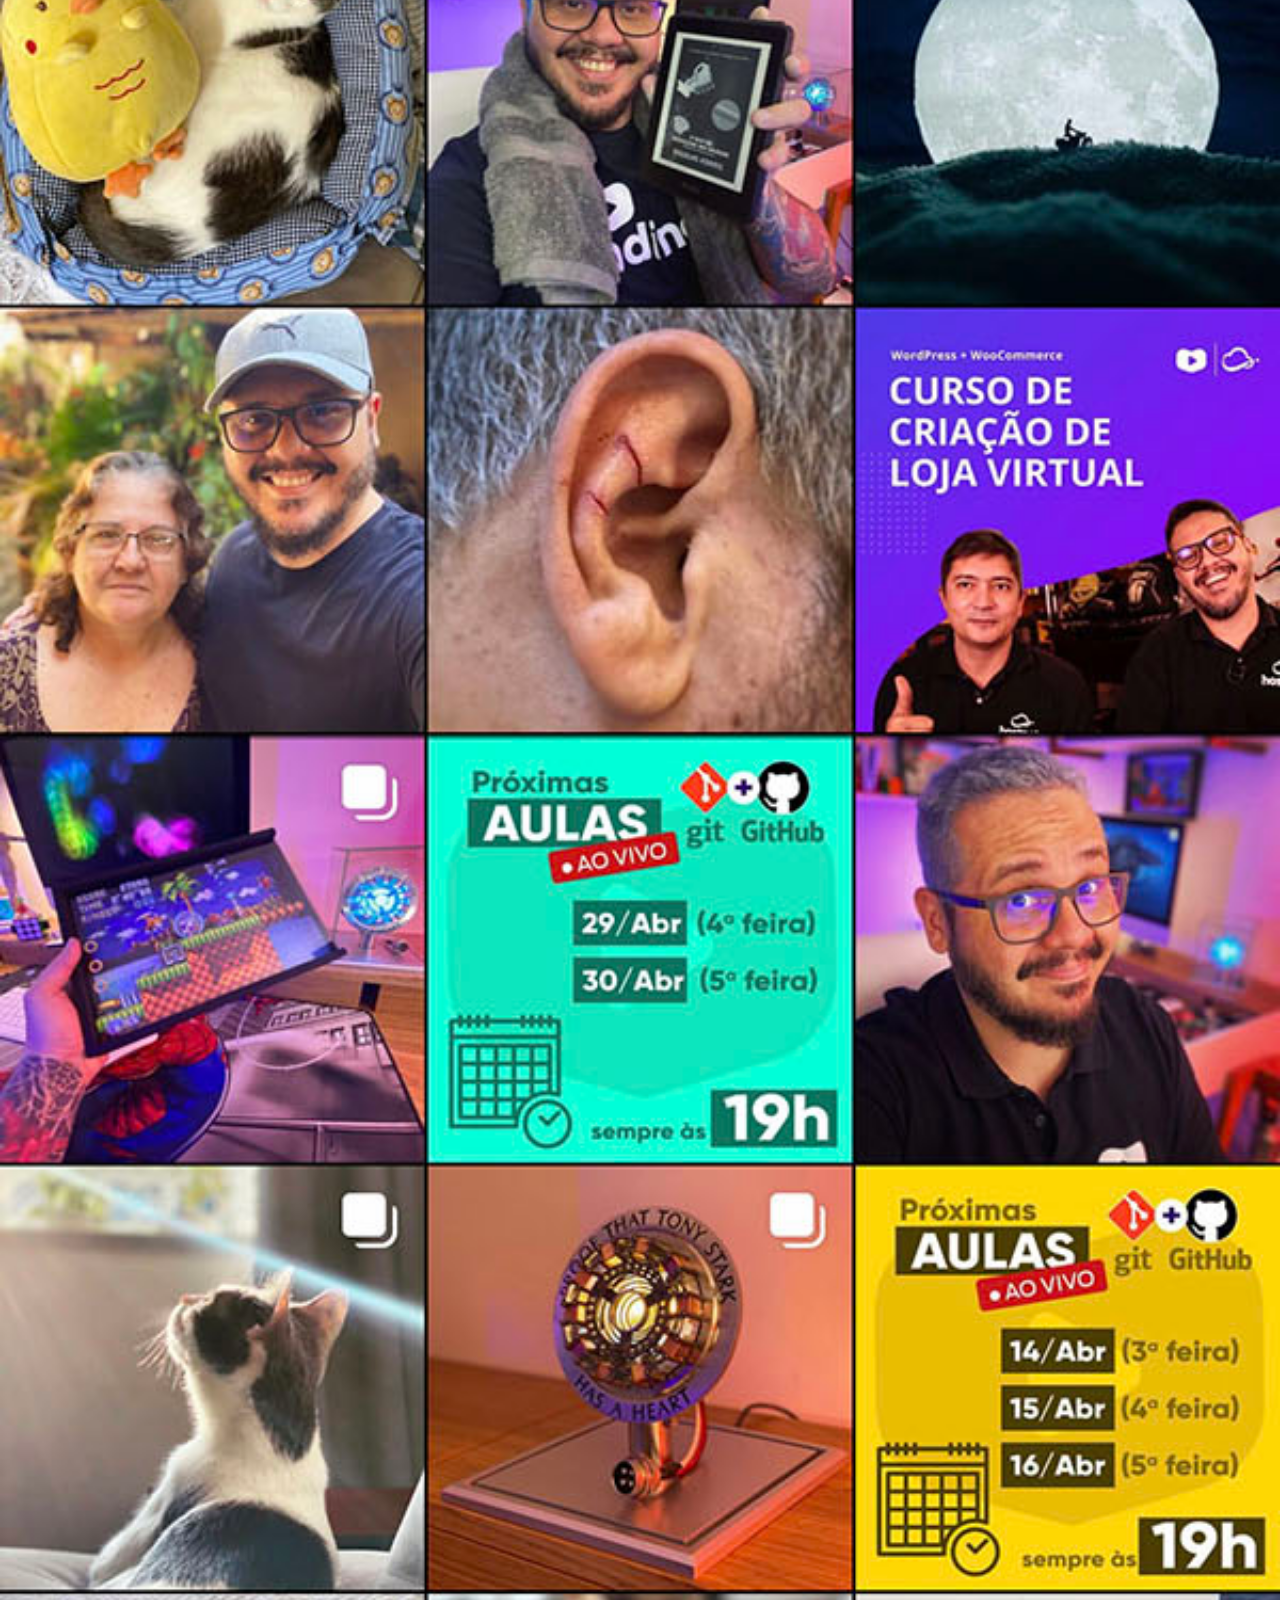
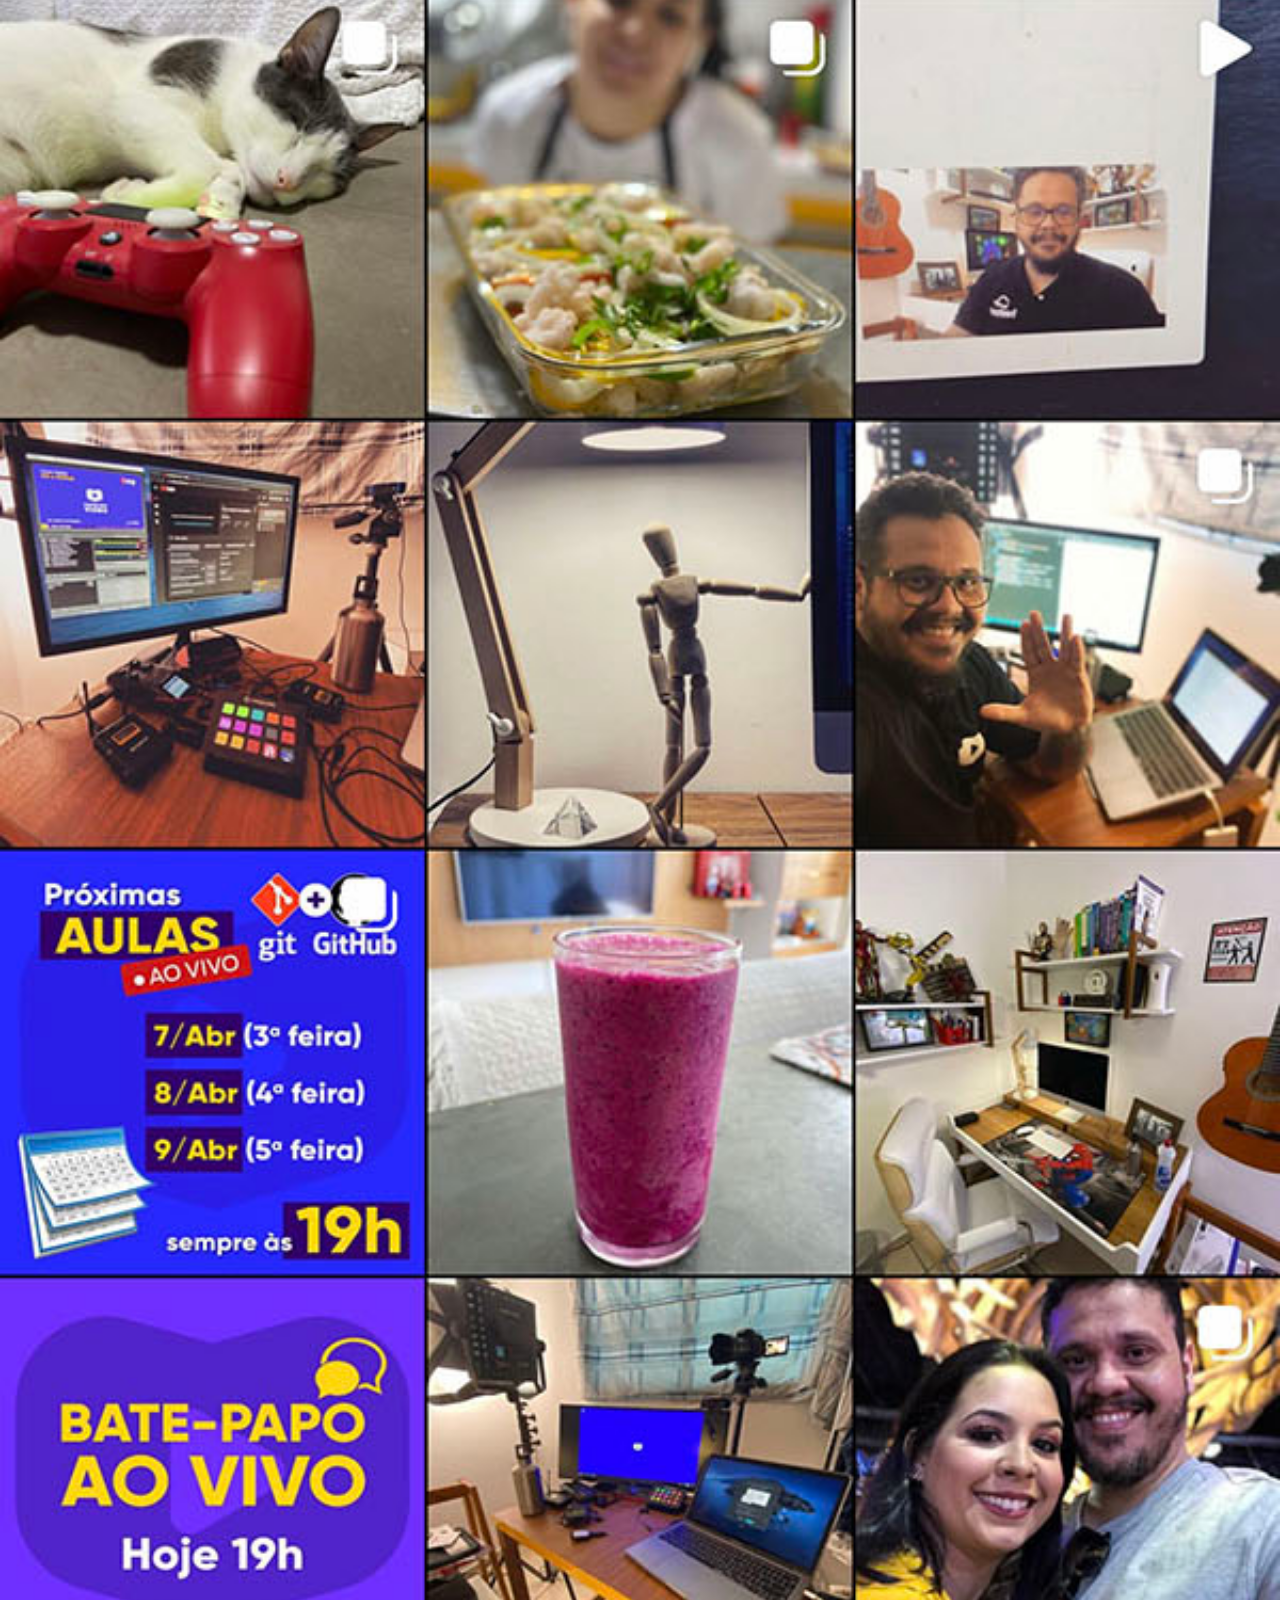
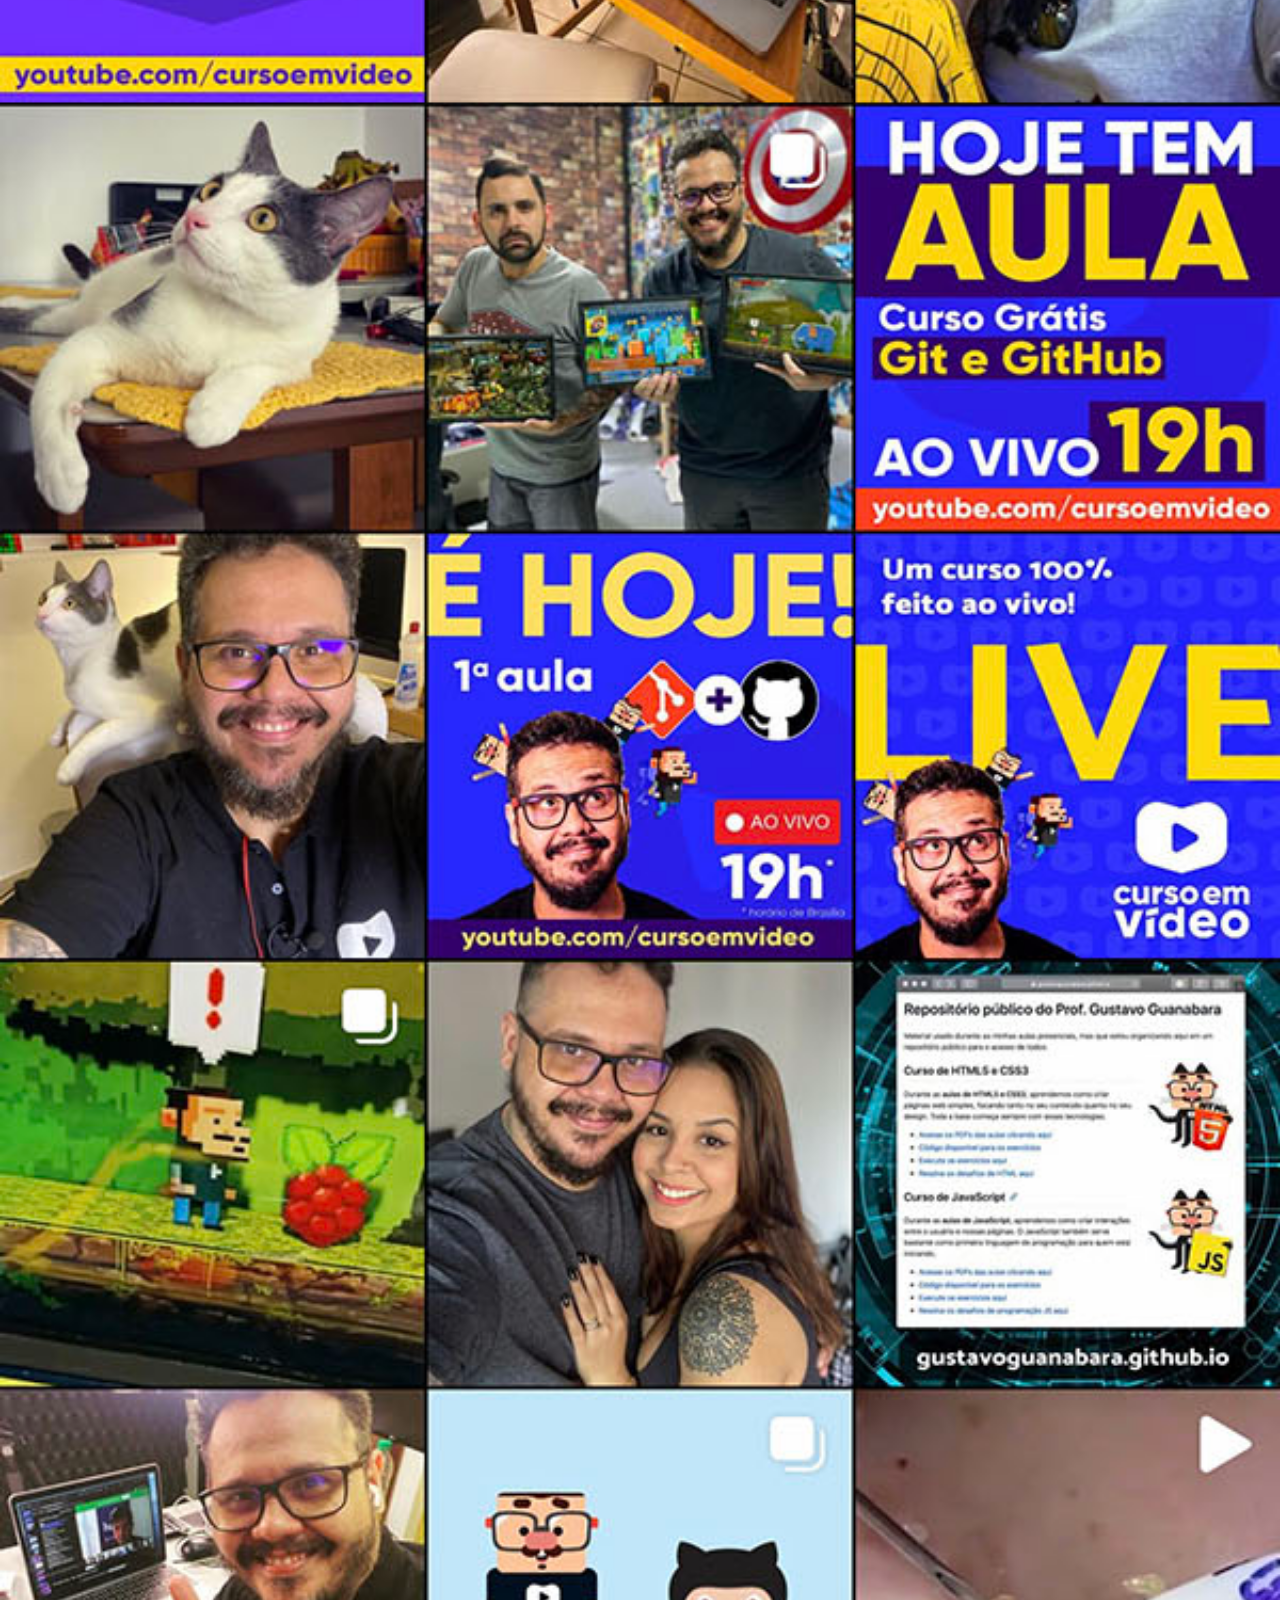
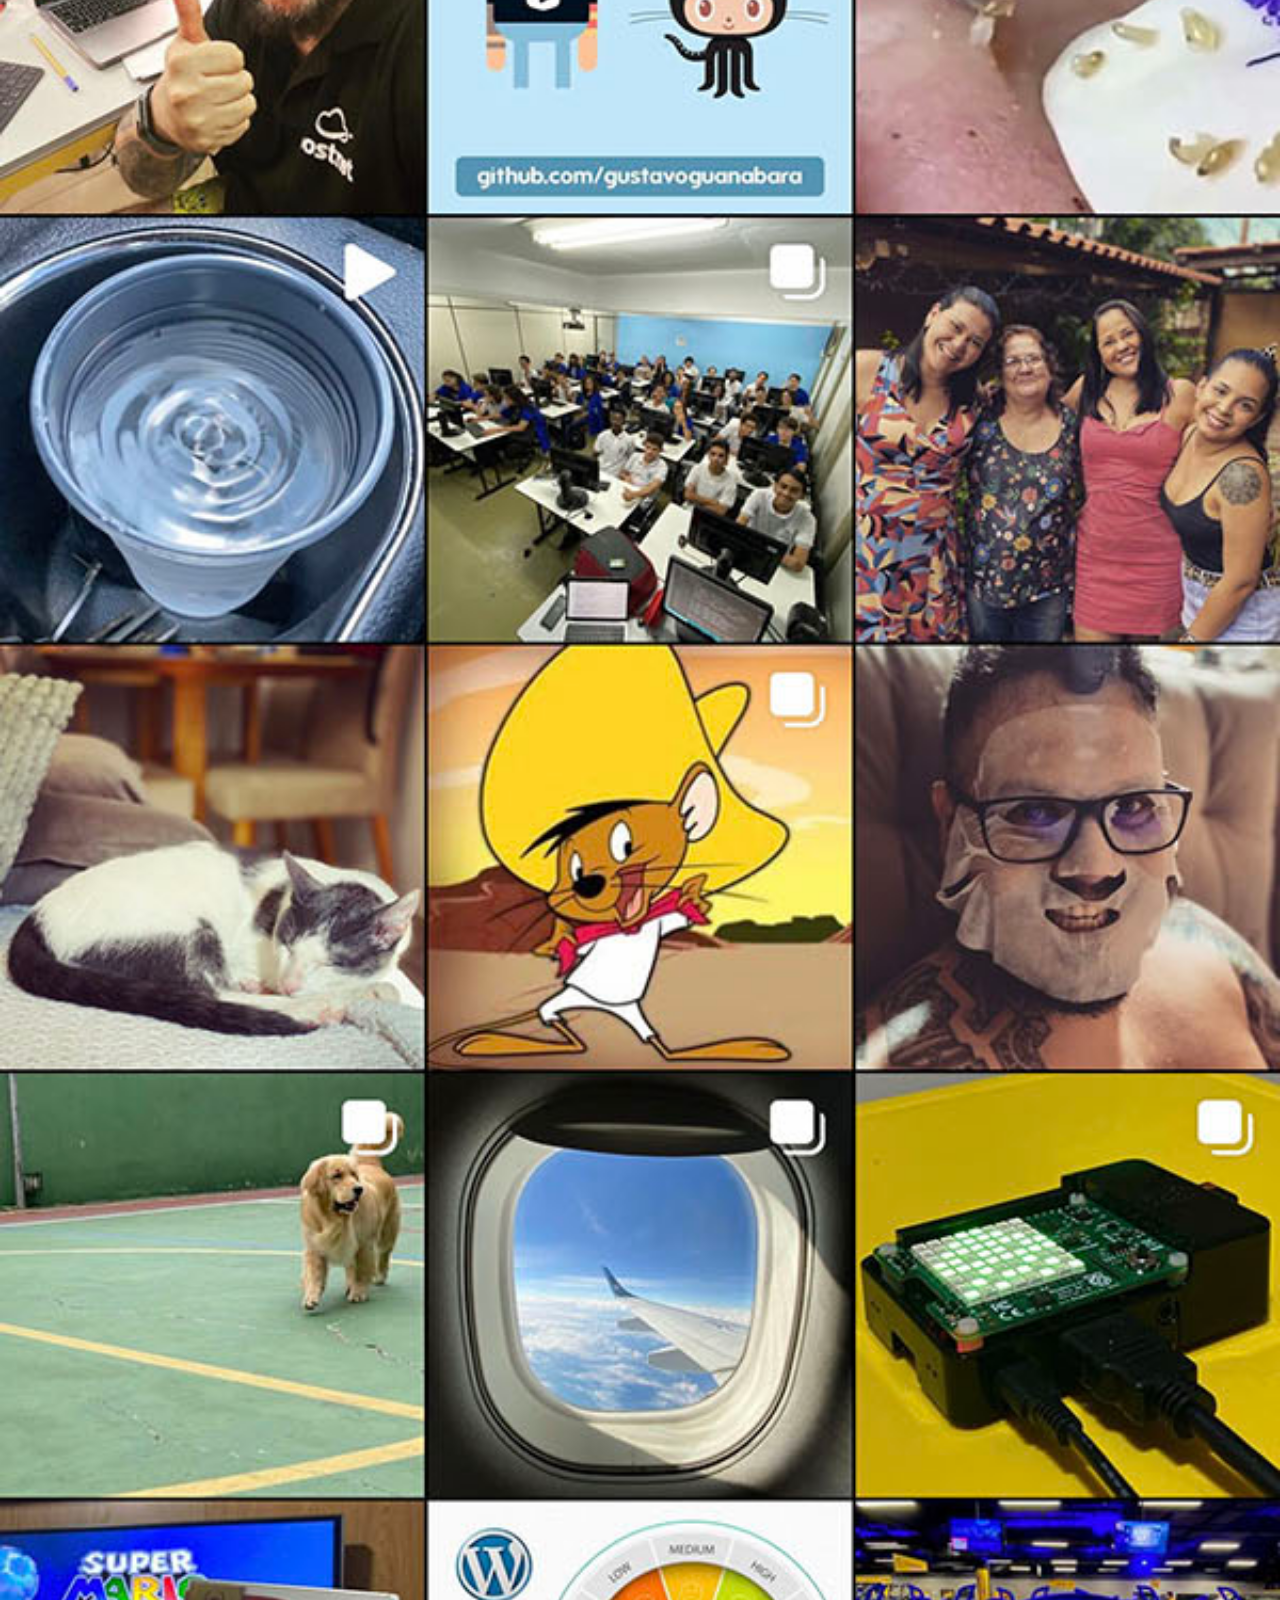
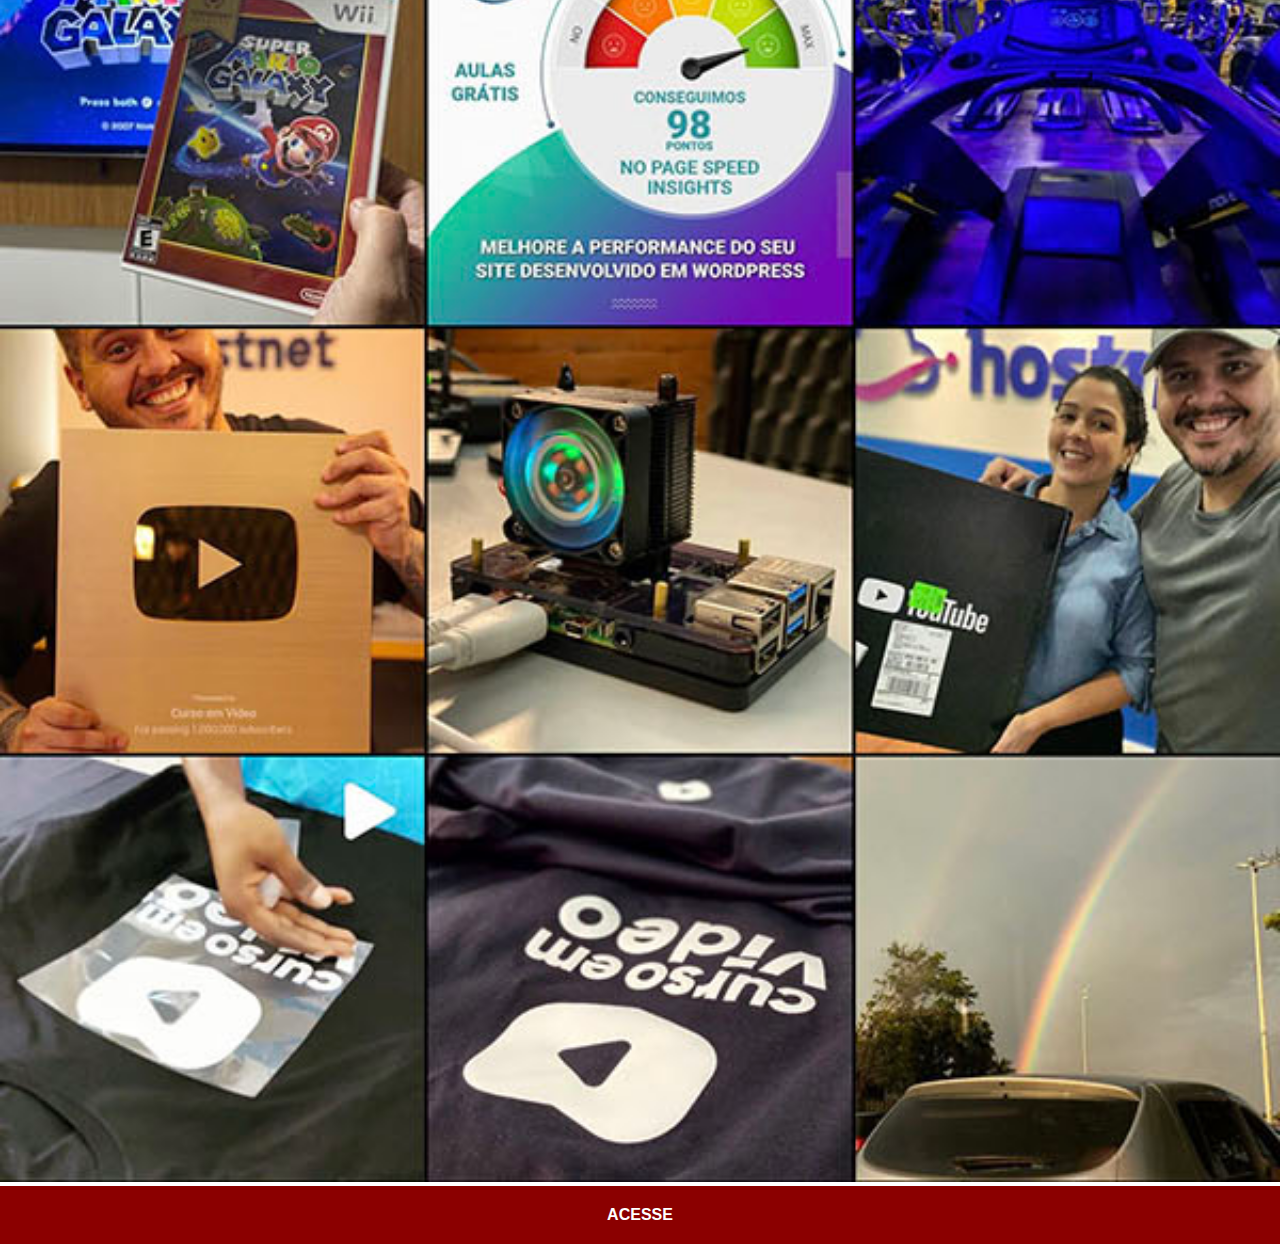
<file: instagram.html>
<!DOCTYPE html>
<html lang="pt-br">
<head>
    <meta charset="UTF-8">
    <meta http-equiv="X-UA-Compatible" content="IE=edge">
    <meta name="viewport" content="width=device-width, initial-scale=1.0">
    <link rel="stylesheet" href="estilos/social.css">
    <title>Instagram</title>
</head>

<body>
    <img src="imagens/tela-instagram.jpg" alt="Instagram">
    <a href="https://www.instagram.com/gustavoguanabara/" target="_blank">ACESSE</a>
</body>
</html>
</file>
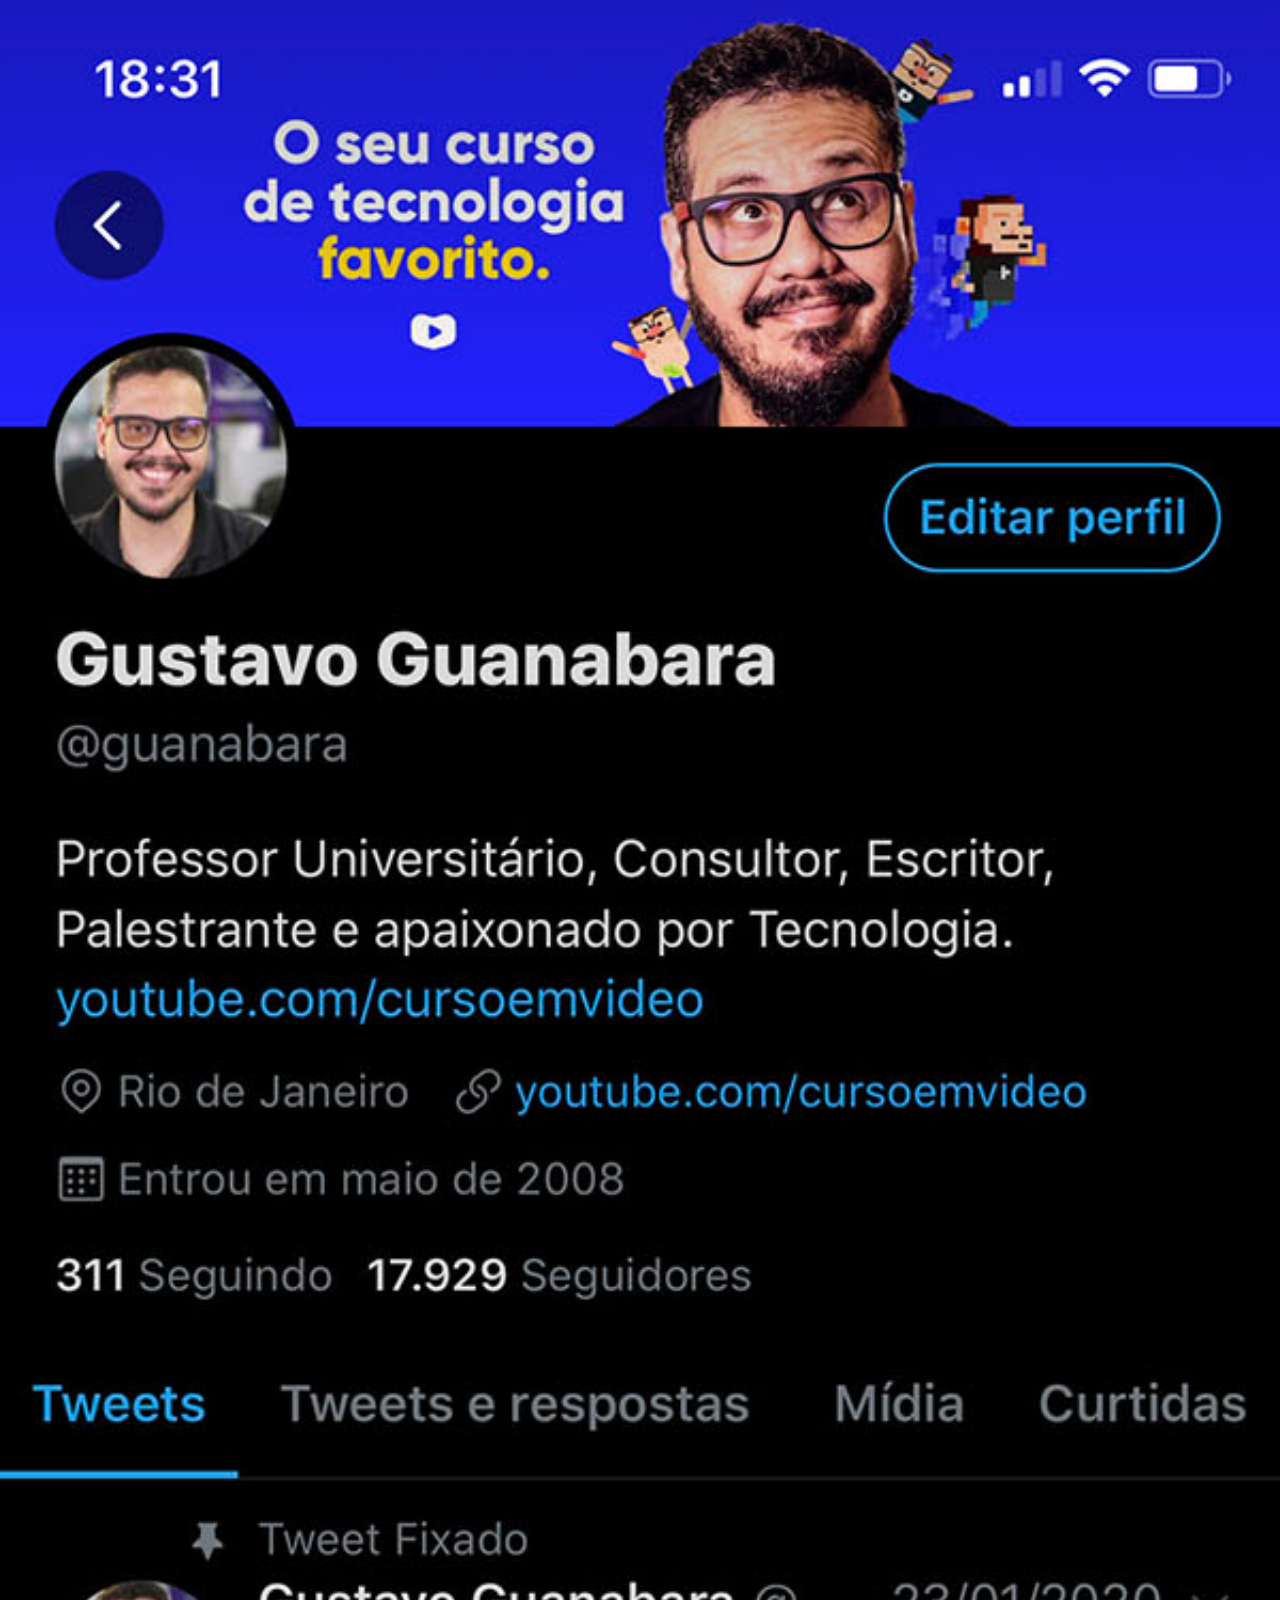
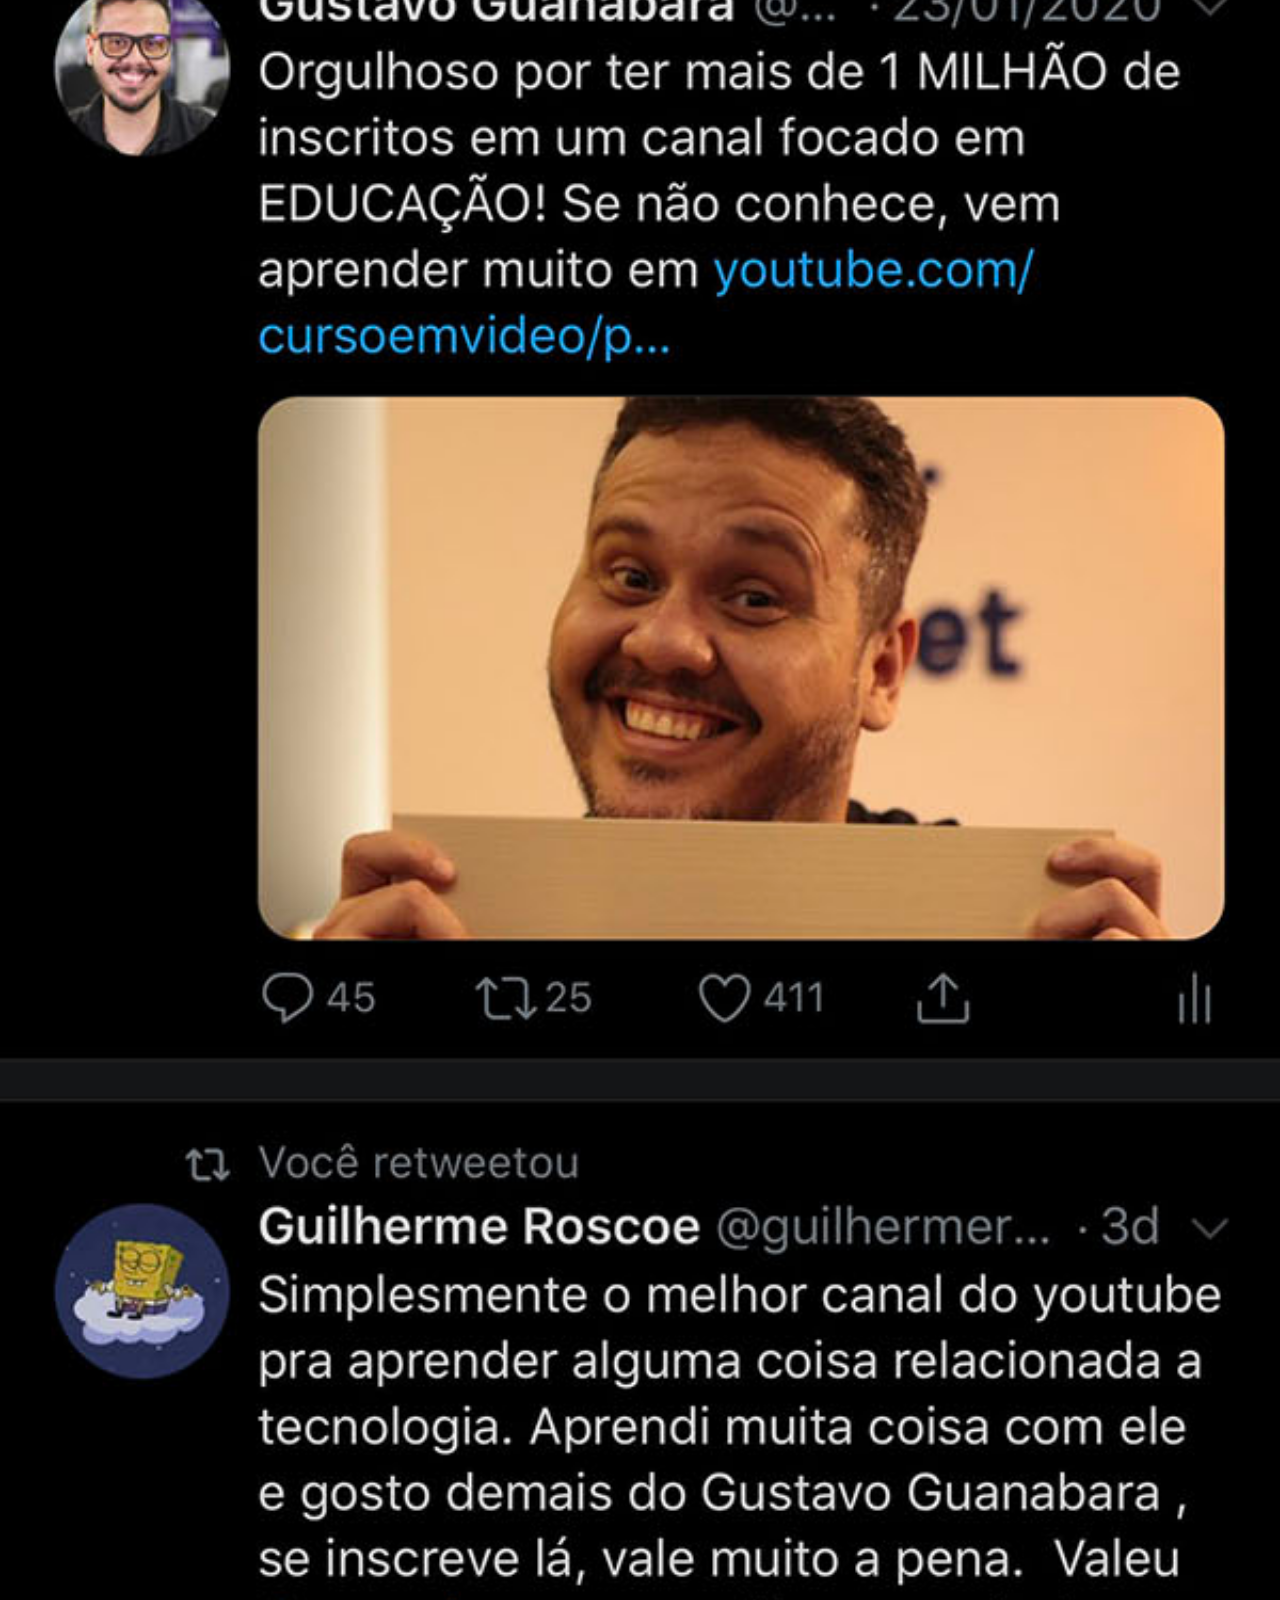
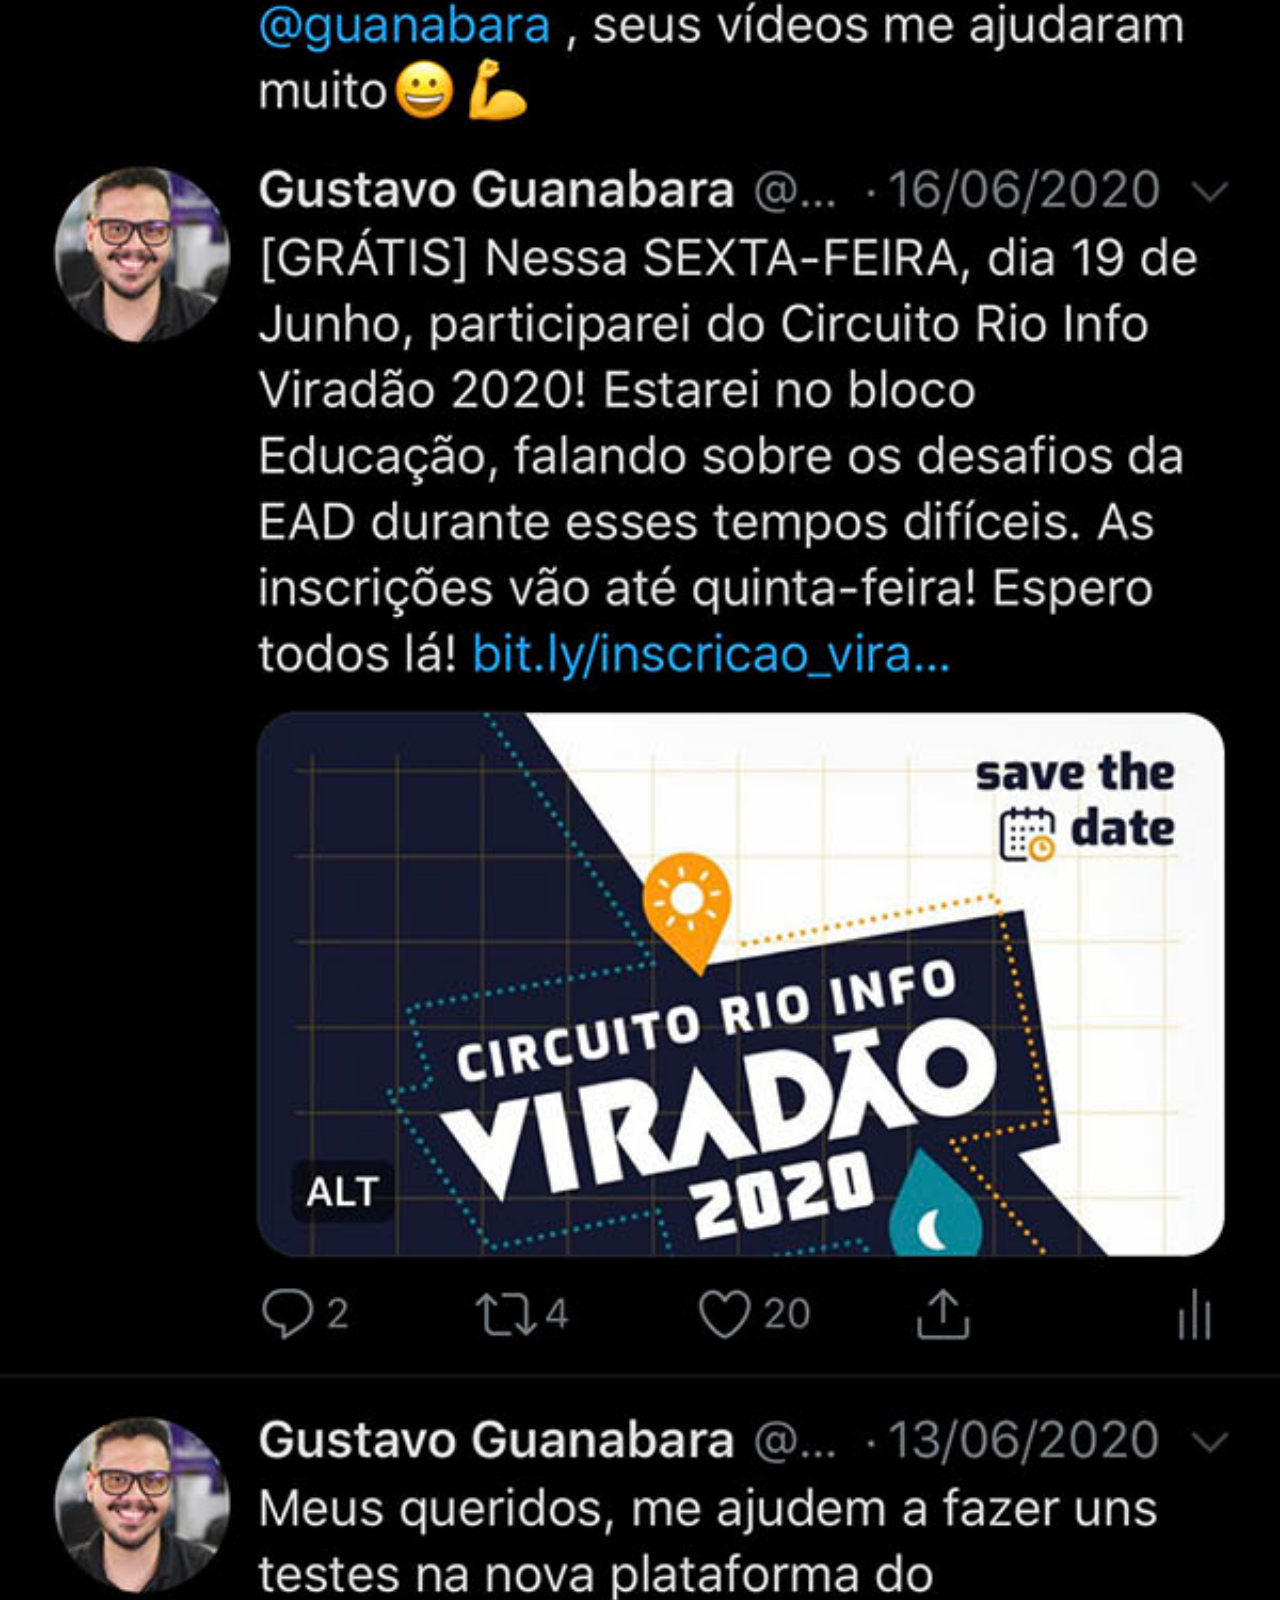
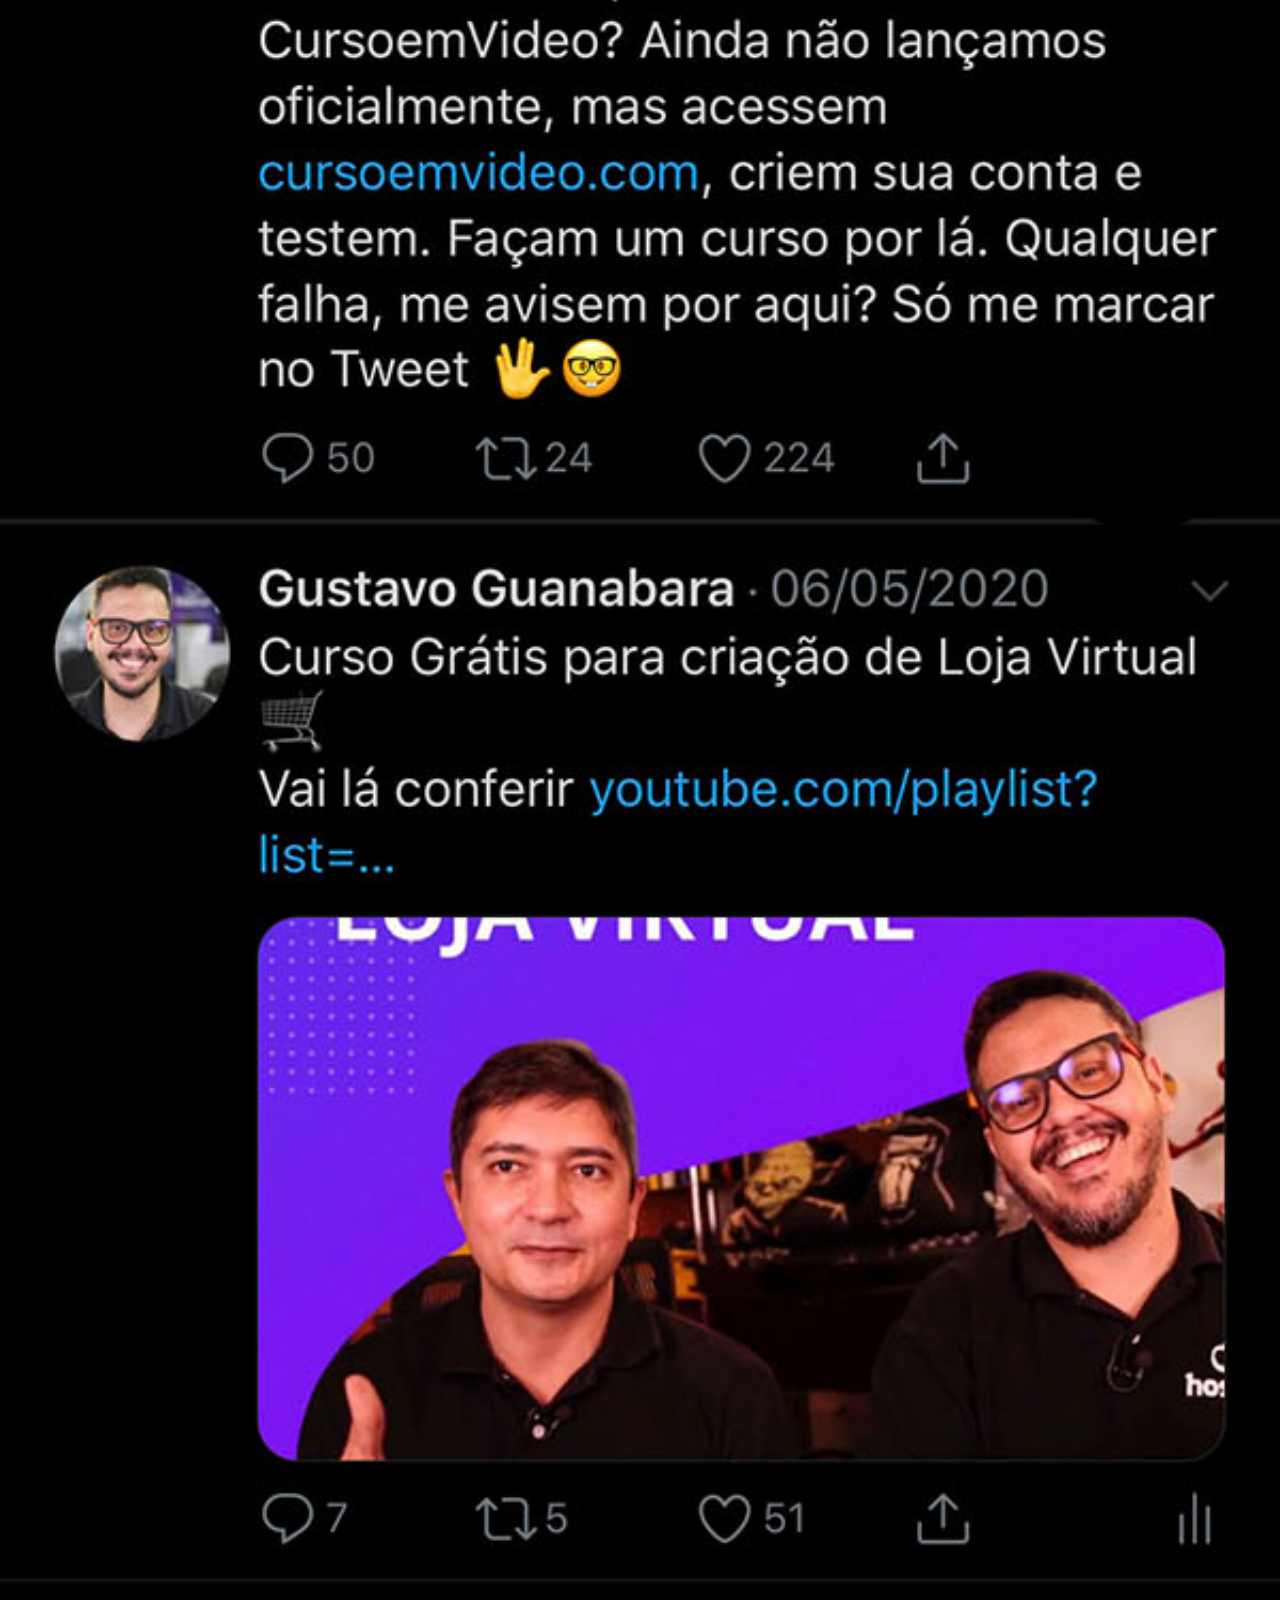
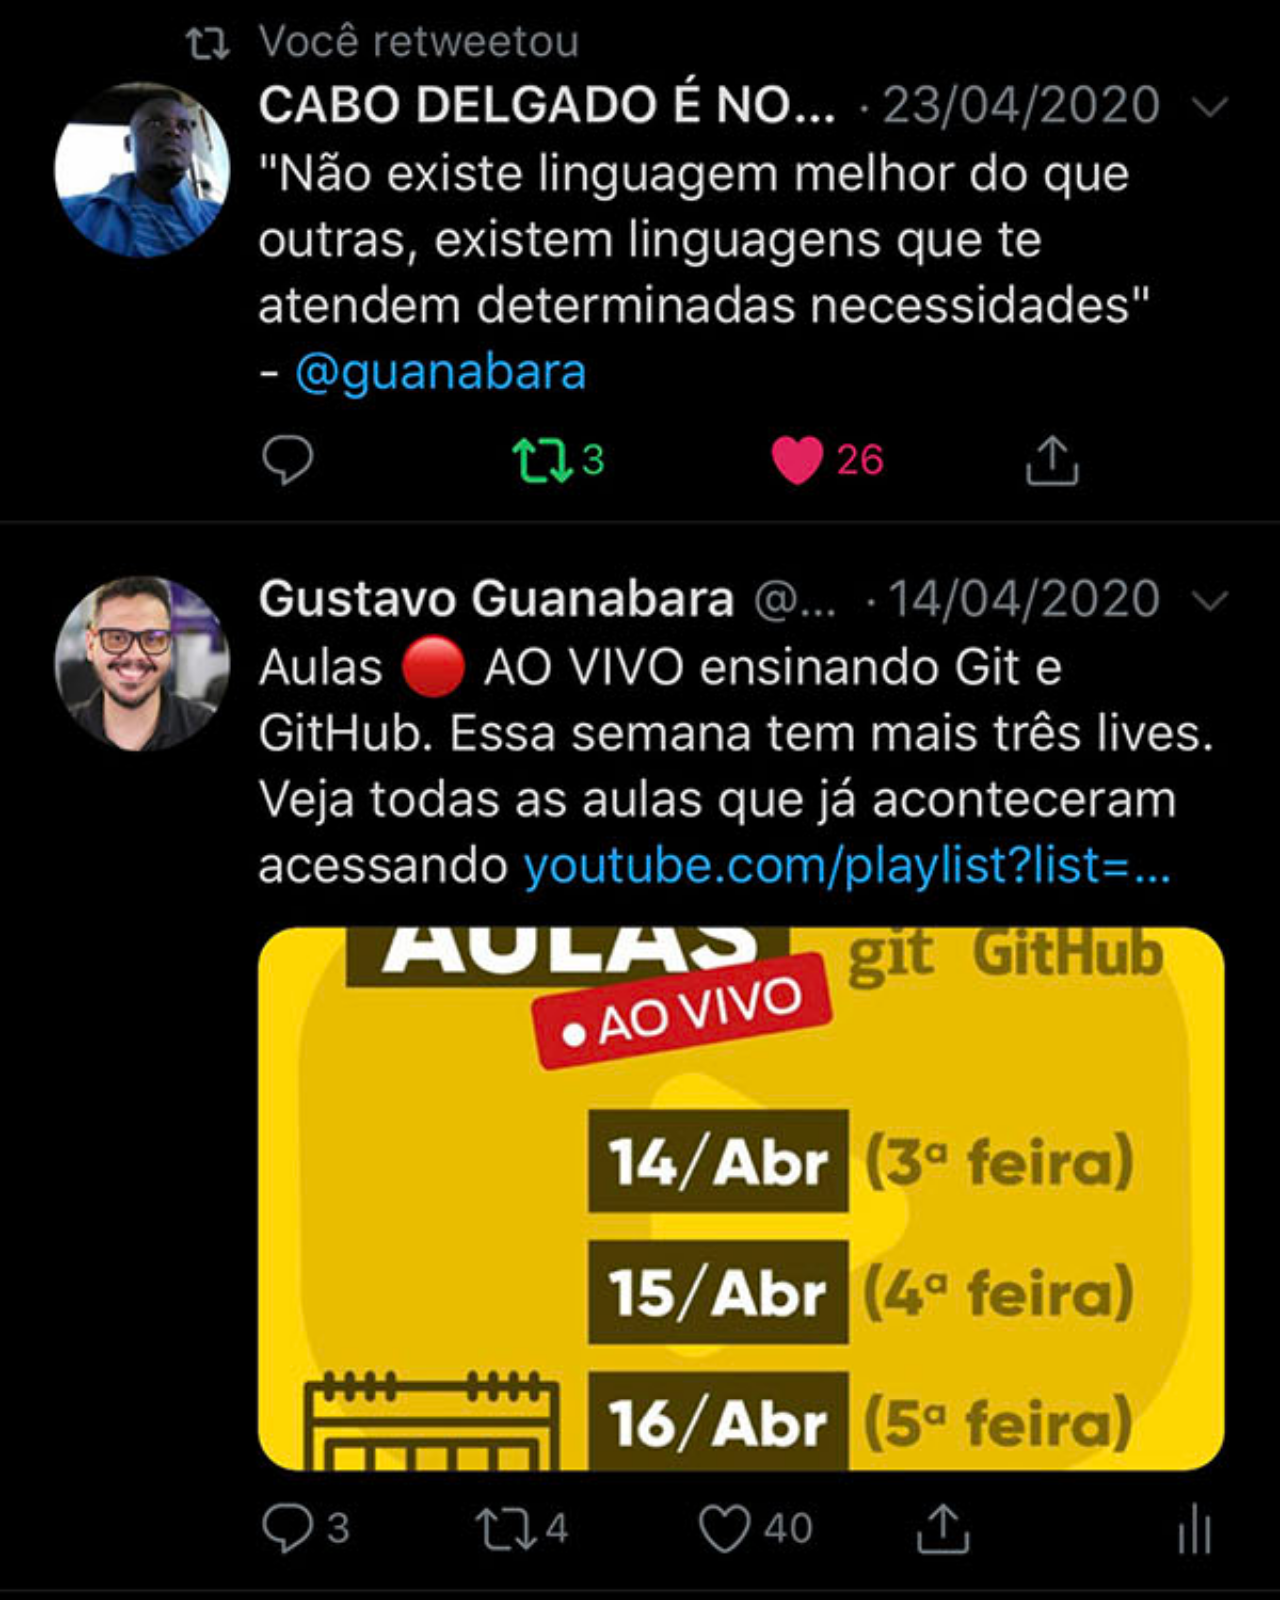
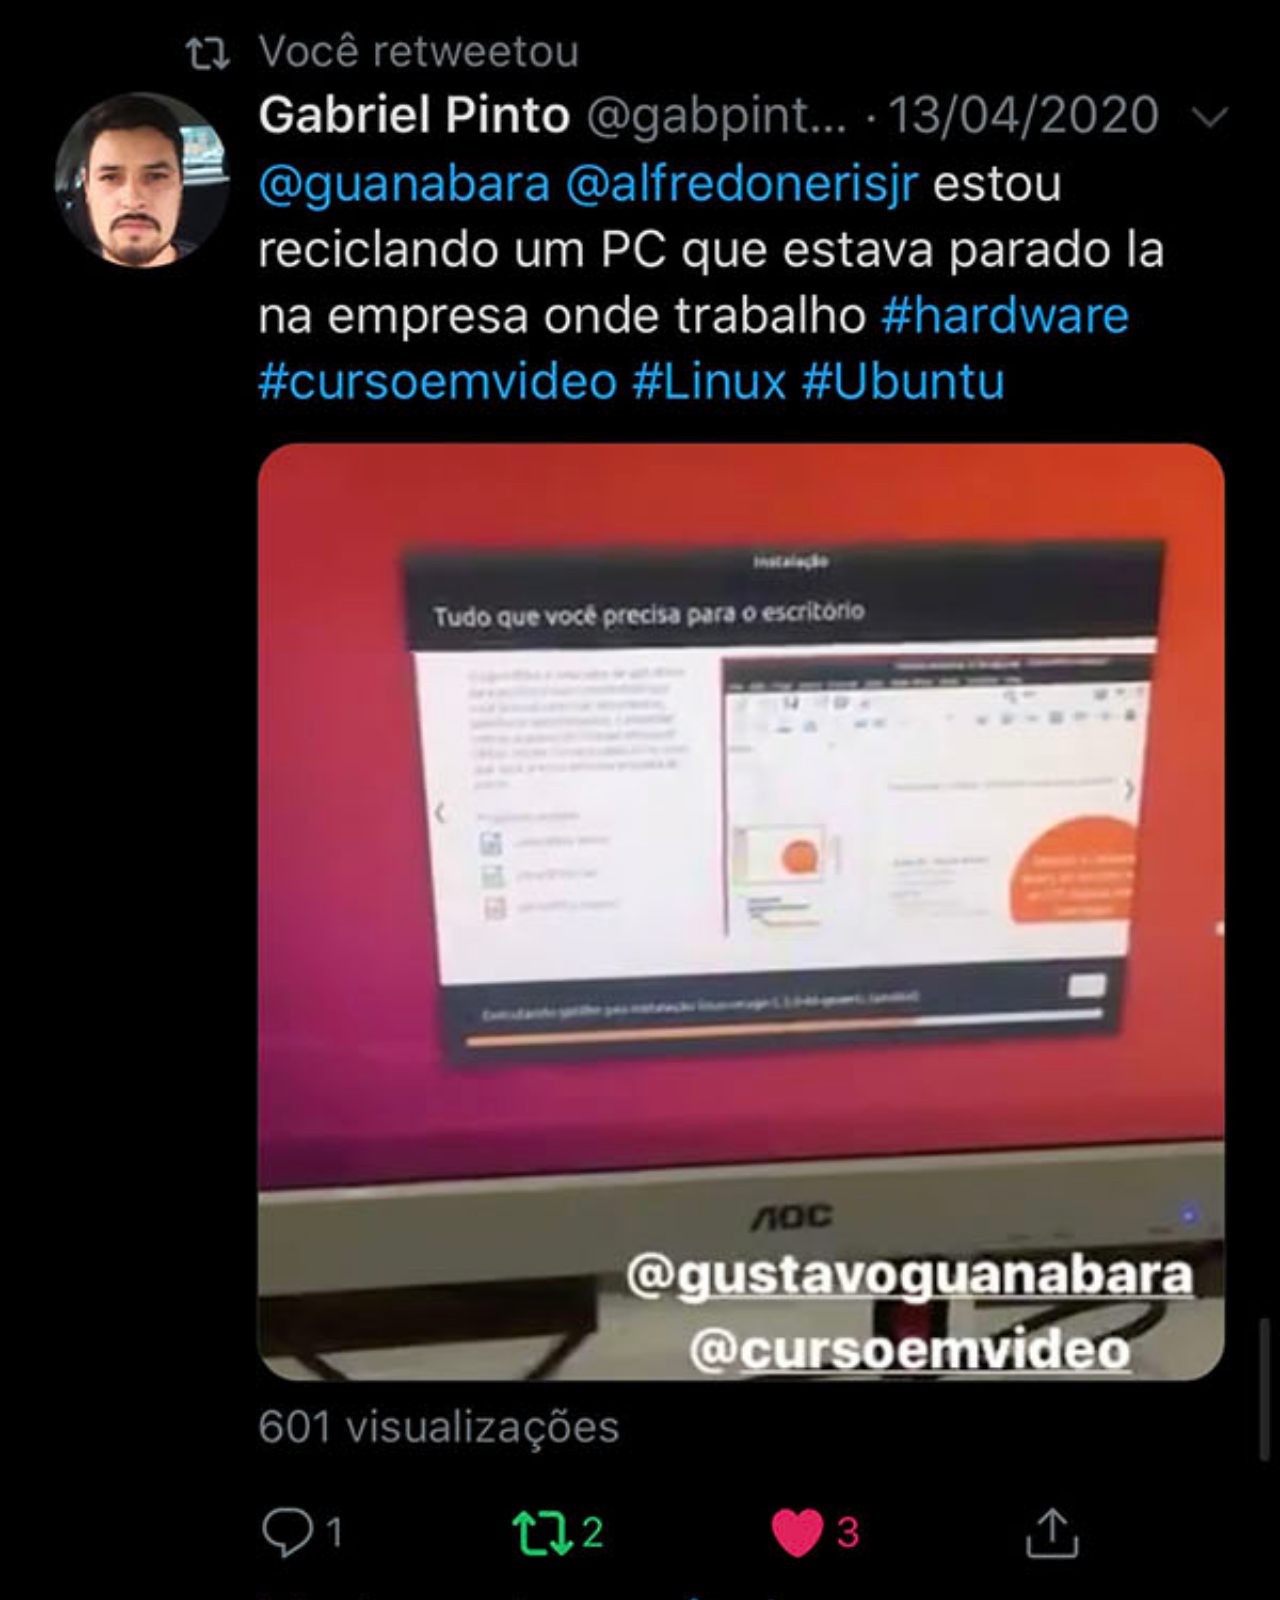
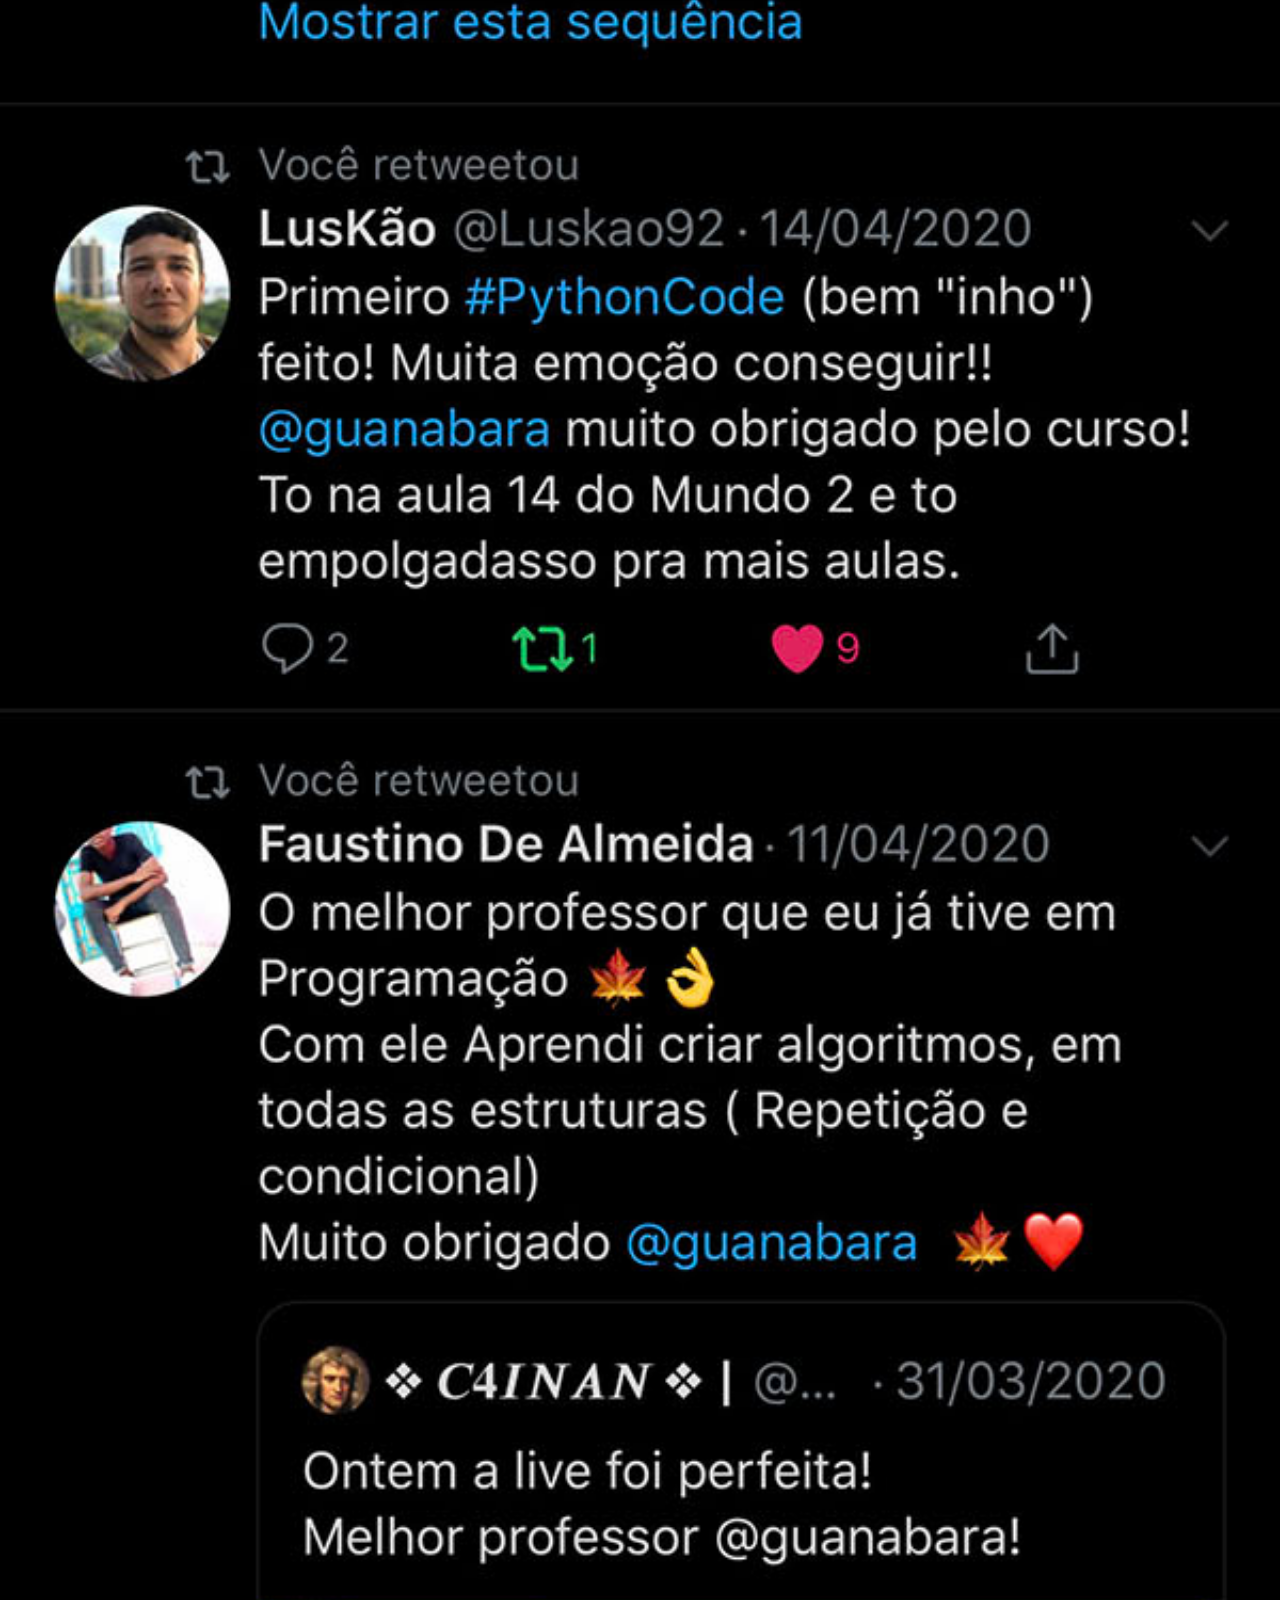
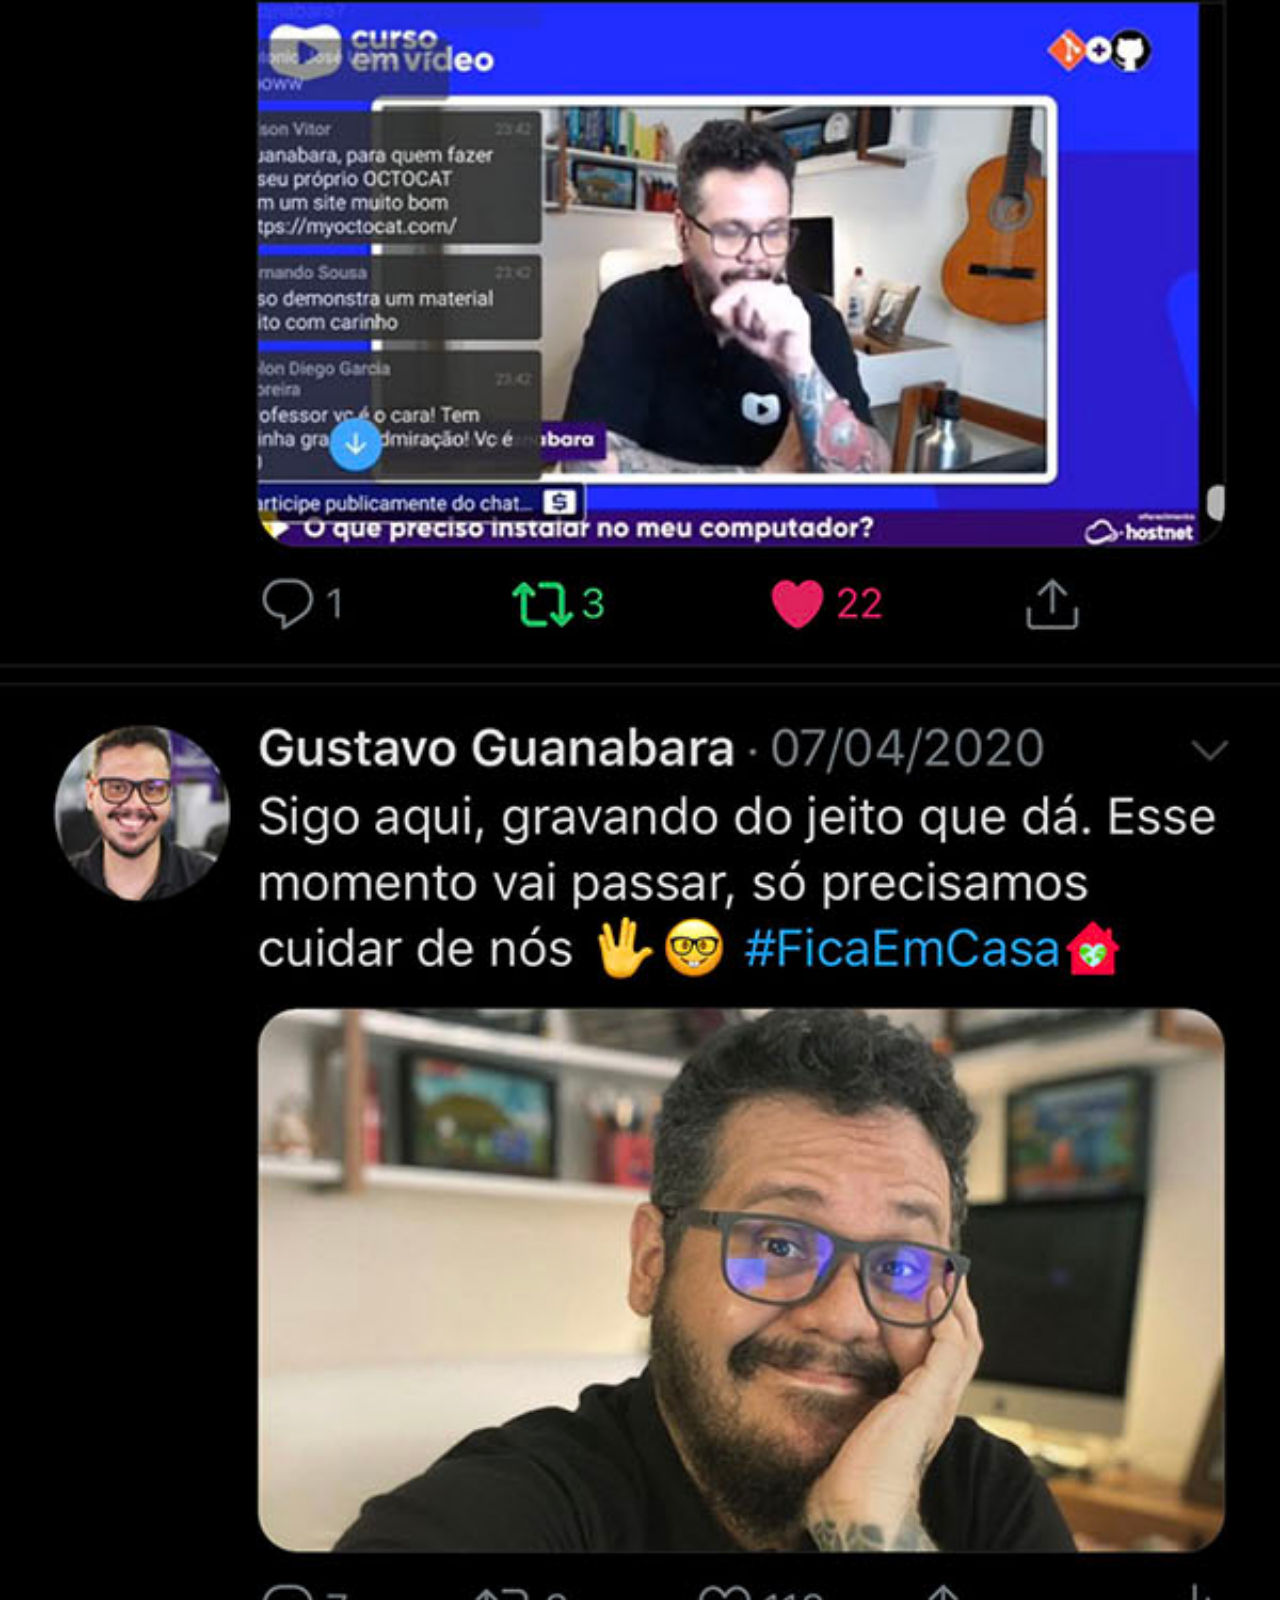
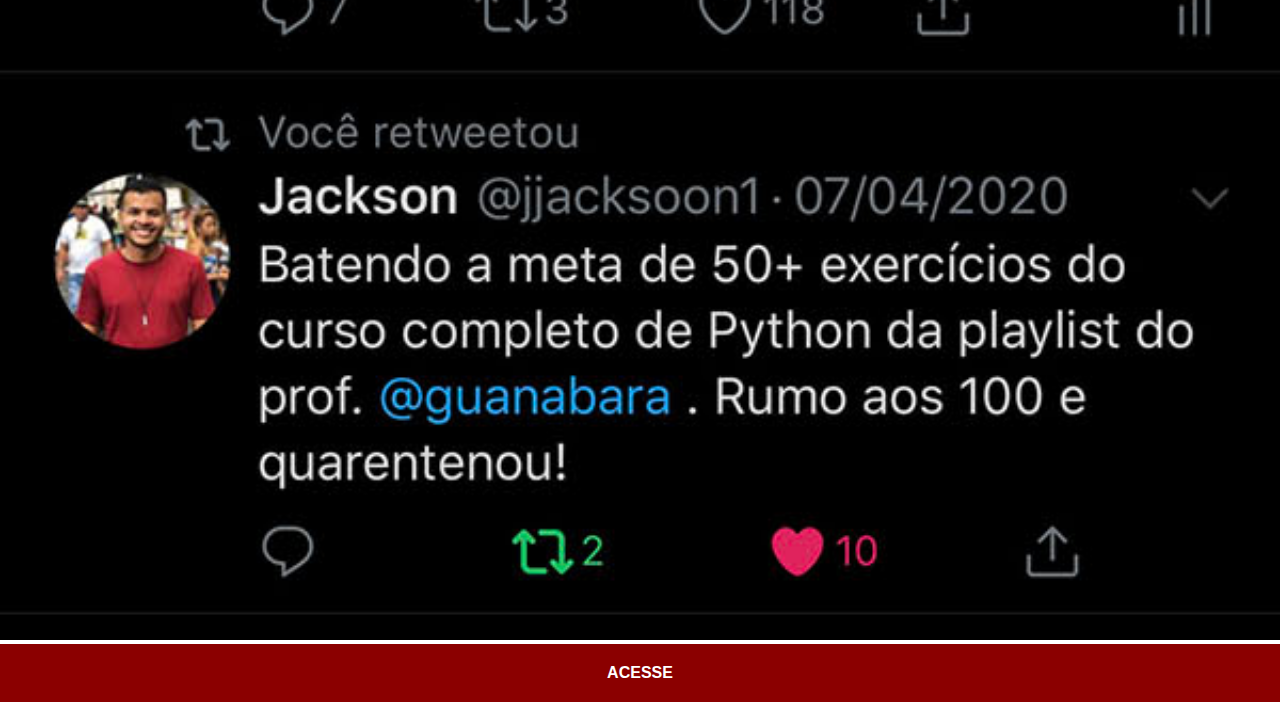
<file: Twitter.html>
<!DOCTYPE html>
<html lang="pt-br">
<head>
    <meta charset="UTF-8">
    <meta http-equiv="X-UA-Compatible" content="IE=edge">
    <meta name="viewport" content="width=device-width, initial-scale=1.0">
    <link rel="stylesheet" href="estilos/social.css">
    <title>Twitter</title>
</head>

<body>
    <img src="imagens/tela-twitter.jpg" alt="Twitter">
    <a href="https://twitter.com/guanabara" target="_blank">ACESSE</a>
</body>
</html>
</file>
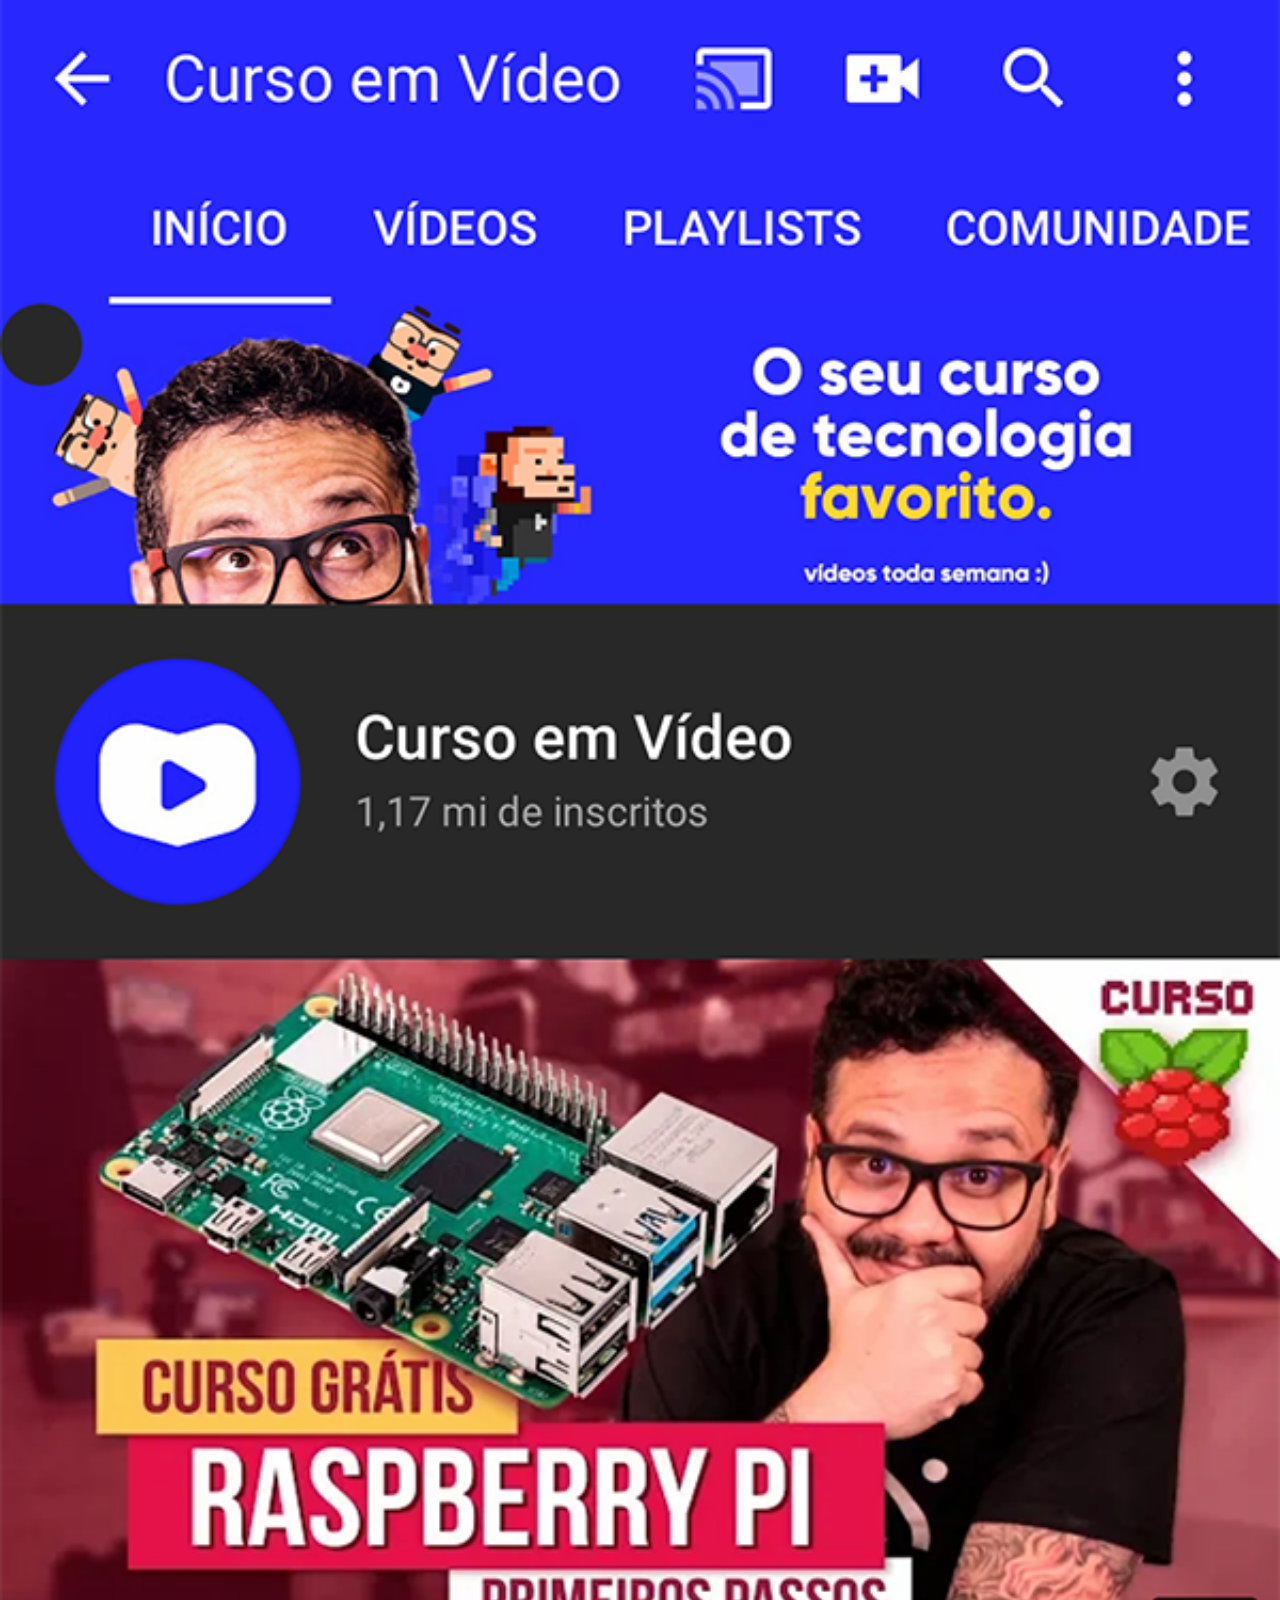
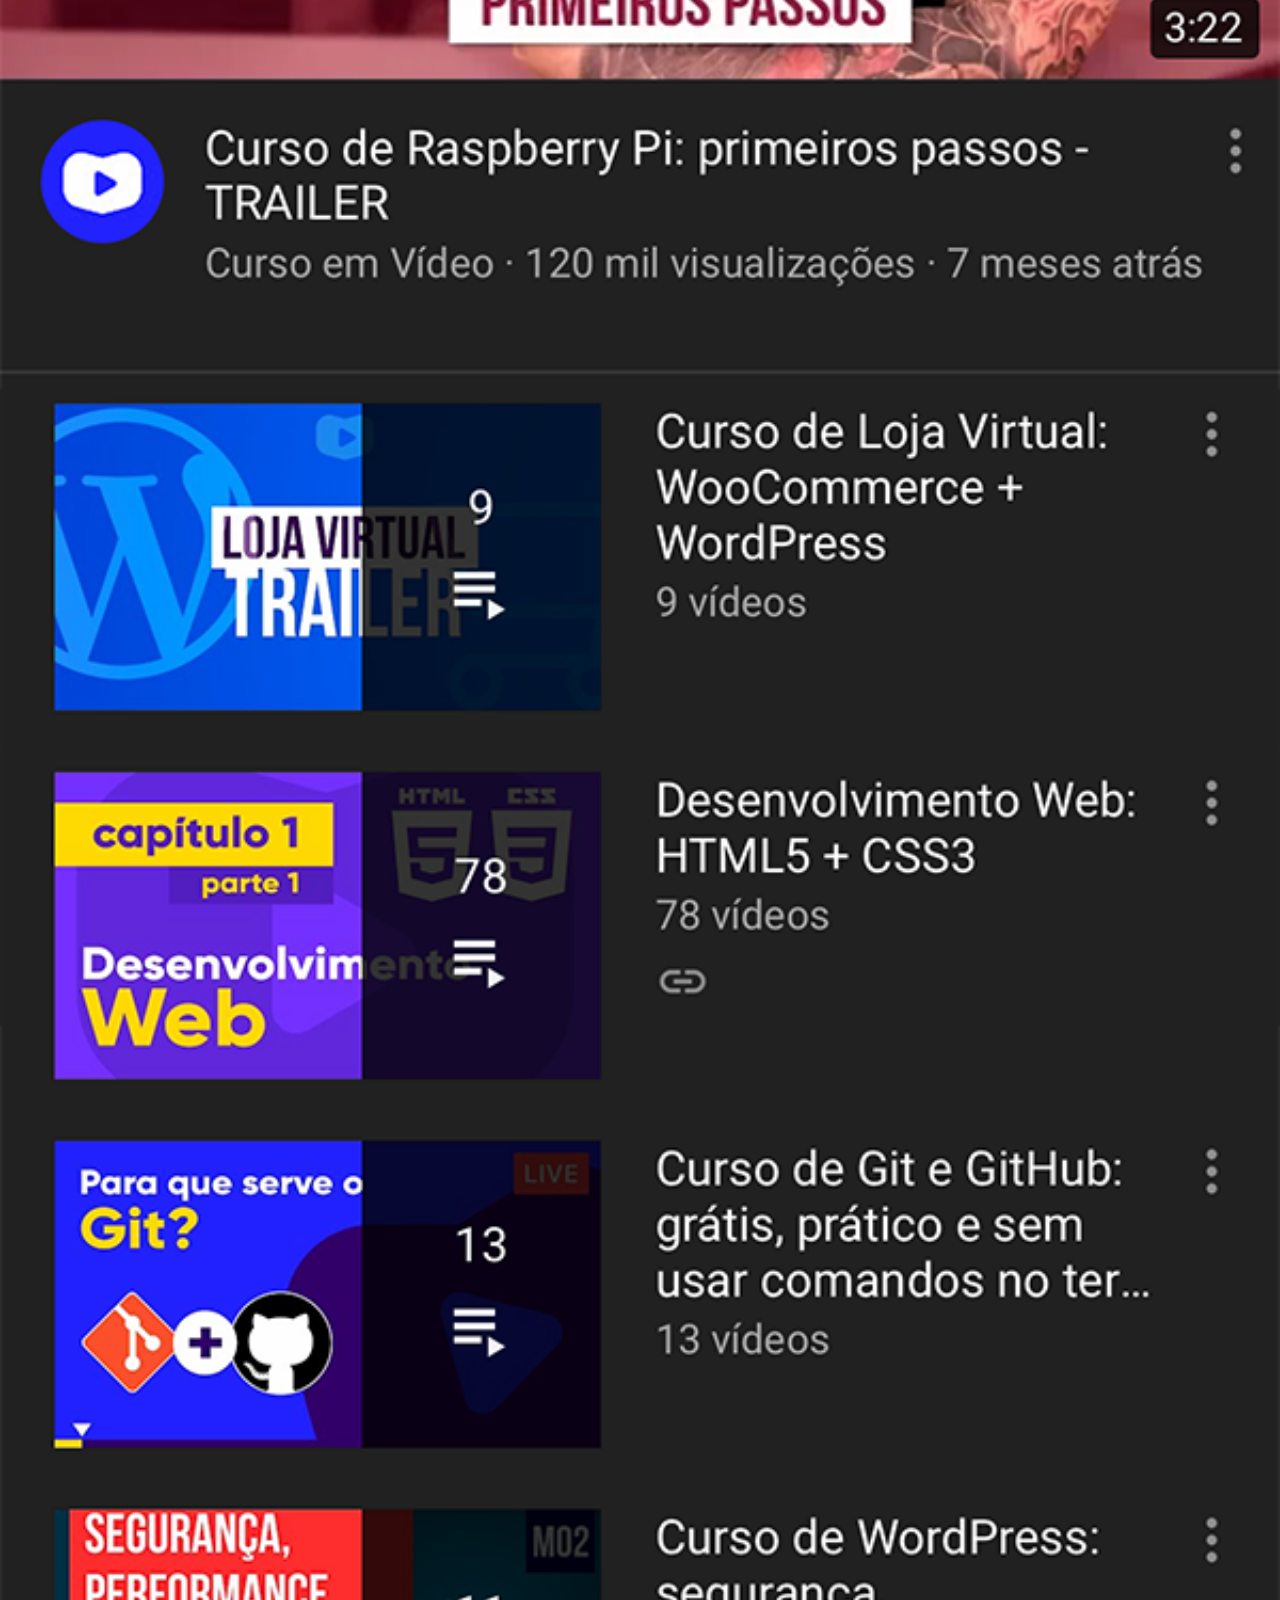
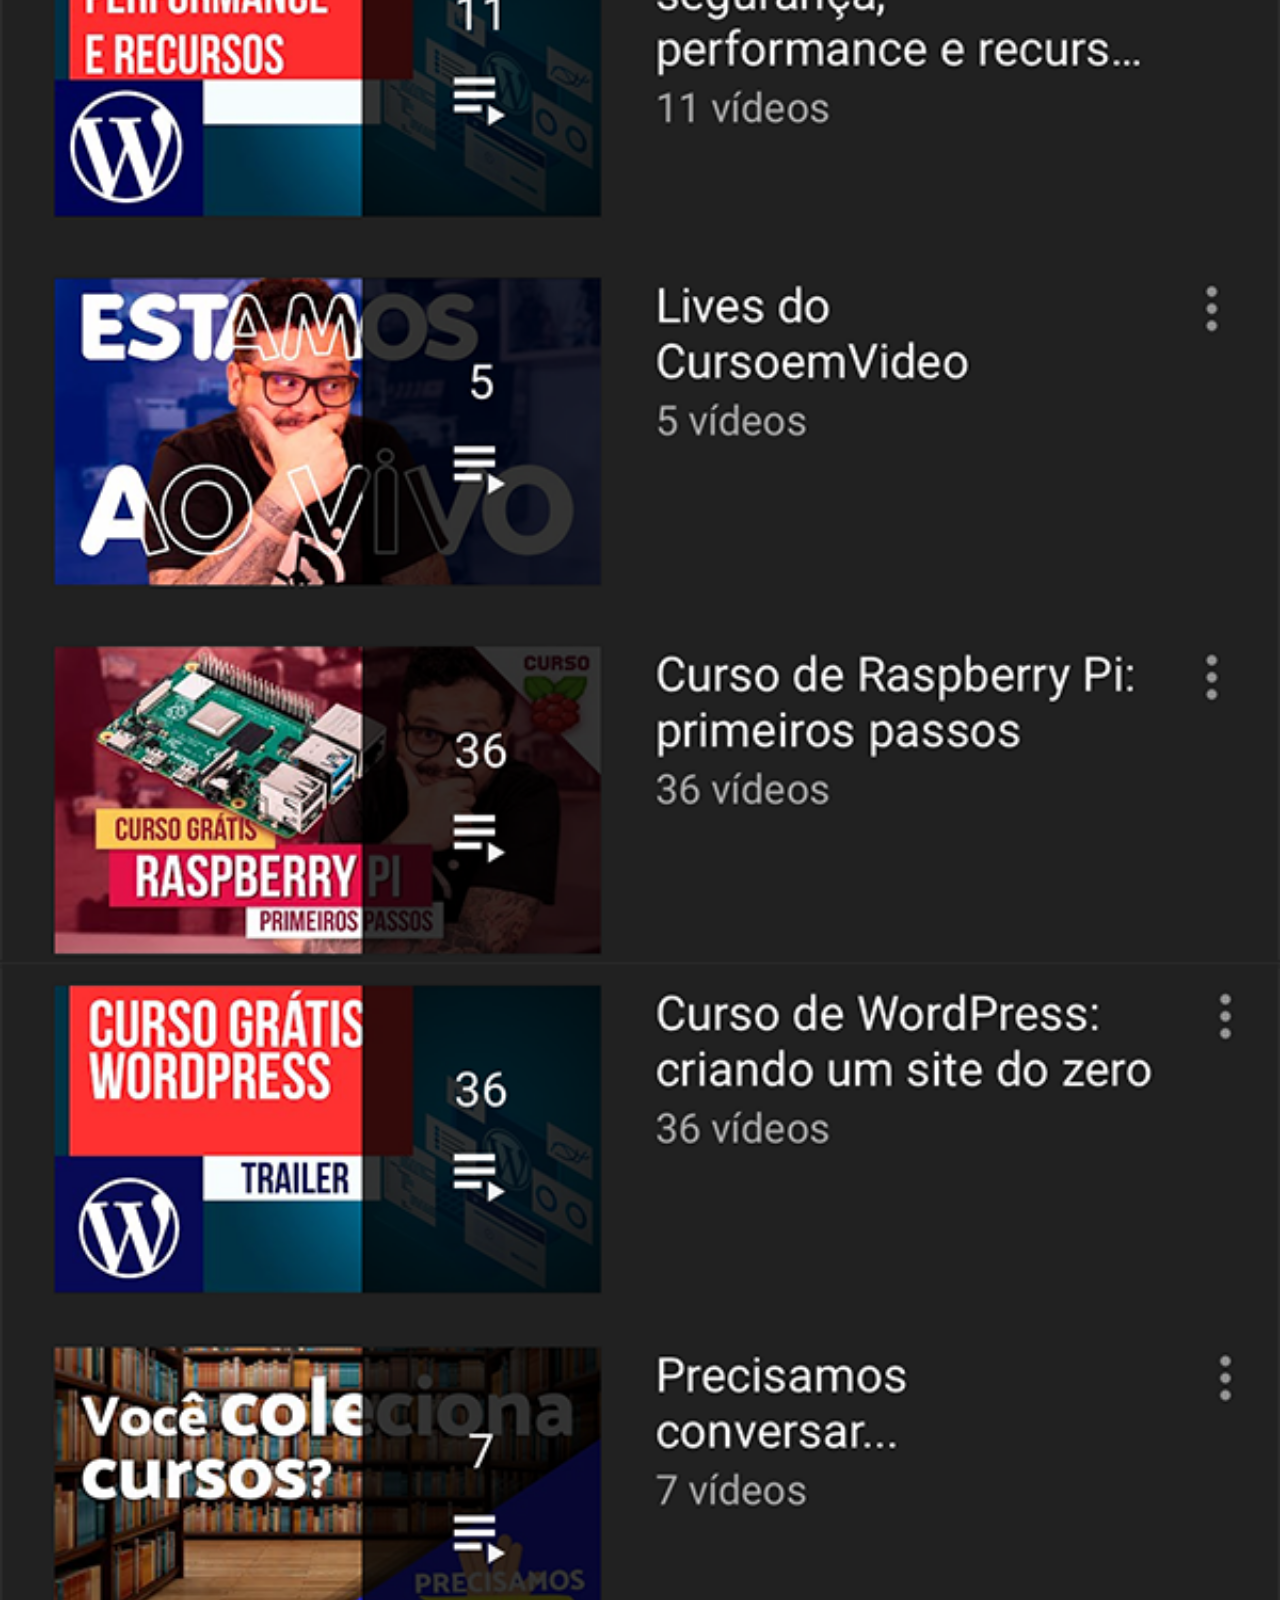
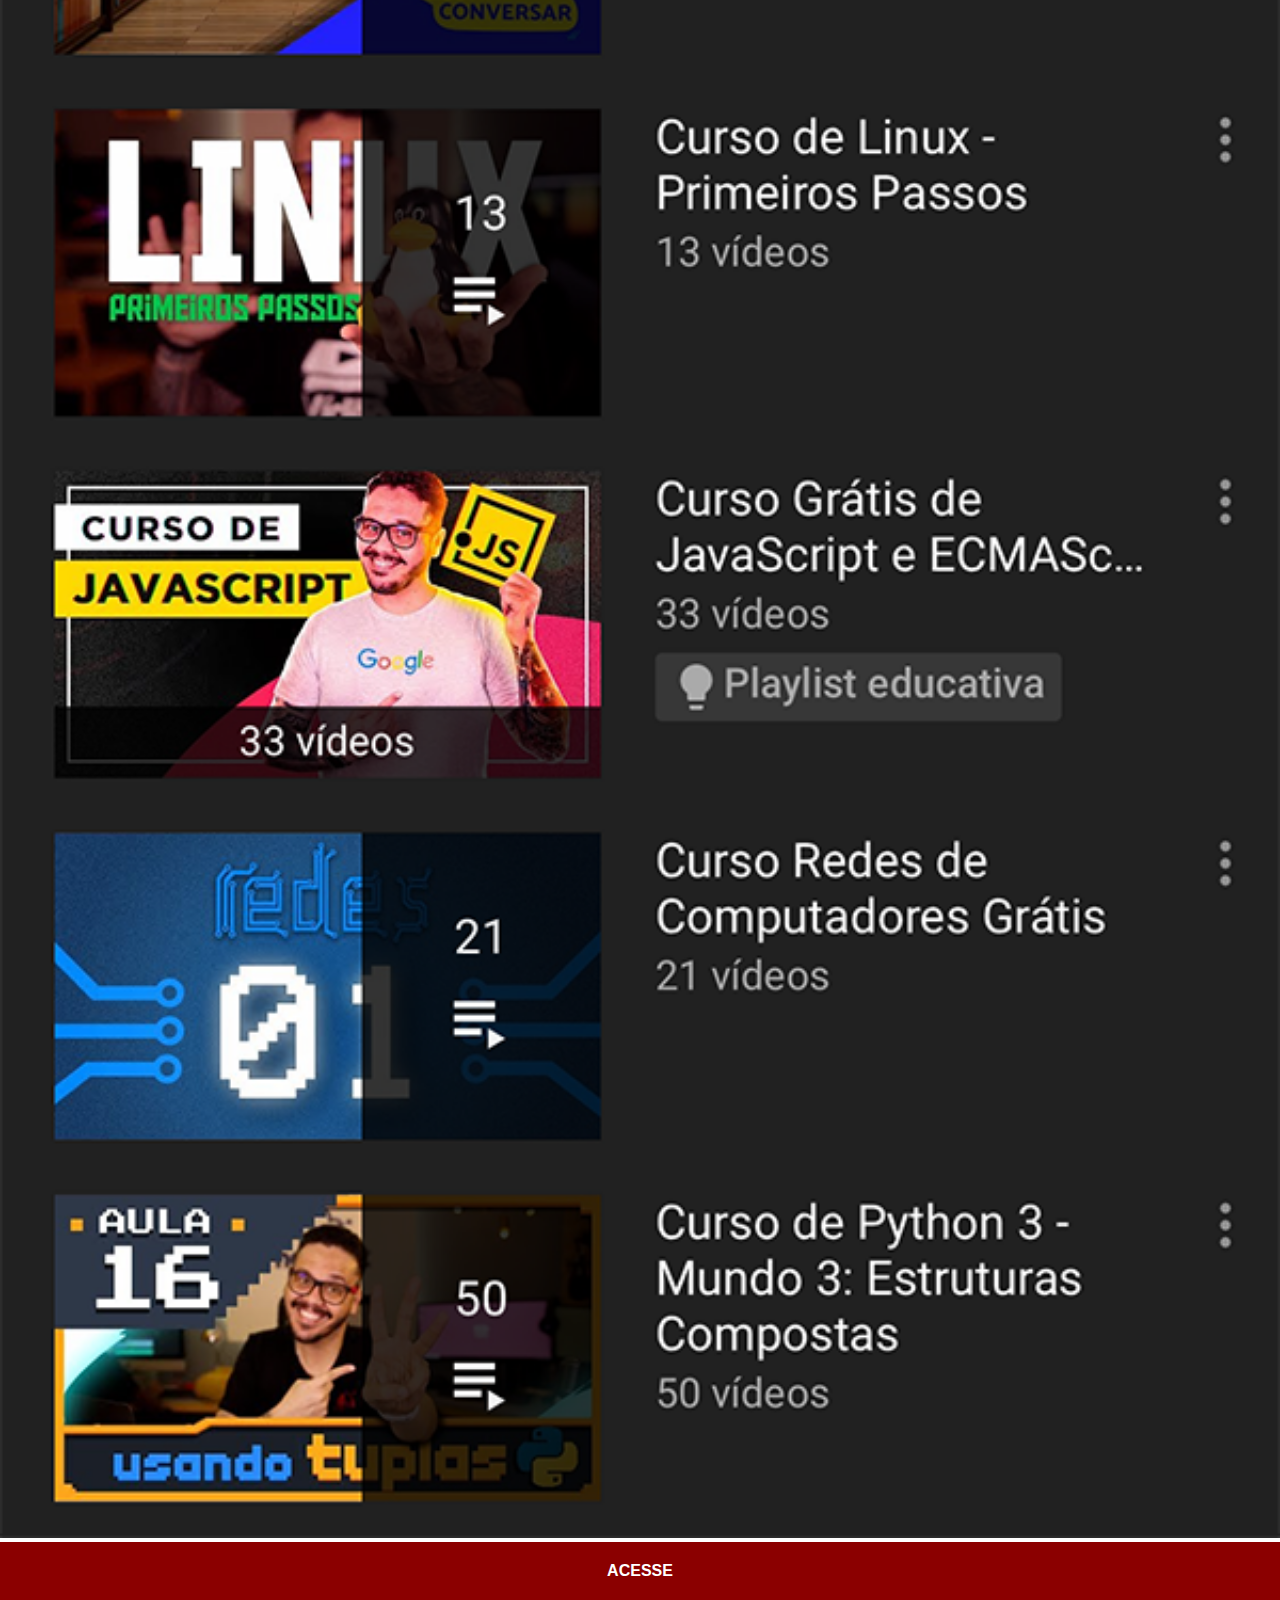
<file: youtube.html>
<!DOCTYPE html>
<html lang="pt-br">
<head>
    <meta charset="UTF-8">
    <meta http-equiv="X-UA-Compatible" content="IE=edge">
    <meta name="viewport" content="width=device-width, initial-scale=1.0">
    <link rel="stylesheet" href="estilos/social.css">
    <title>Youtube</title>
</head>

<body>
    <img src="imagens/tela-youtube.png" alt="Youtube">
    <a href="https://www.youtube.com/c/CursoemV%C3%ADdeo" target="_blank">ACESSE</a>
</body>
</html>
</file>
<file: estilos/style.css>
@charset "UTF-8";

* {
    margin: 0px;
    padding: 0px;
    font-family: Arial, Helvetica, sans-serif;
}

html, body {
    height: 100vh;
    width: 100vw;
    background-color: black;
}
body{
    background: url('../imagens/fundo-madeira.jpg') no-repeat top center;
    background-size: cover;
    background-attachment: fixed;
}

main{
    height: 100vh;
    position: relative;
    
}

section#telefone{
    height: 627px;
    width: 311px;
    
    position: absolute;
    top: 50%;
    left: 50%;
    transform: translate(-50%, -50%);
    background:  url('../imagens/frame-iphone.png') no-repeat;
}

iframe#tela{
    position: relative;
    top: 80px;
    left: 22px;
    width: 267px;
    height: 471px;
}
section#redes-sociais img {
    width: 50px;
    margin: 10px;
    border-radius: 50%;
    box-shadow: 2px 2px 5px rgba(0, 0, 0, 0.400);
    box-sizing: border-box;
}

section#redes-sociais{
    text-align: right;
}
section#redes-sociais img:hover {
    border: 2px solid rgba(255, 255, 255, 0.600);
    transform: translate(-3px, 3px);
    box-shadow: 5px 5px 10px rgba(0, 0, 0, 0.600);
    transition: 0.1s, border 0.2s;
}
</file>
<file: estilos/social.css>
@charset "UTF-8";

*{
    margin: 0px;
    padding: 0px;
    font-family: Arial, Helvetica, sans-serif;
}

::-webkit-scrollbar{
    width: 0px;
    height: 0px;
}
img{
    width: 100vw;
}
a{
    display: block;
    background-color: darkred;
    color: white;
    padding: 20px;
    text-align: center;
    font-weight: bolder;
    text-decoration: none;
}
a:hover{
    background-color: red;
}
</file>
